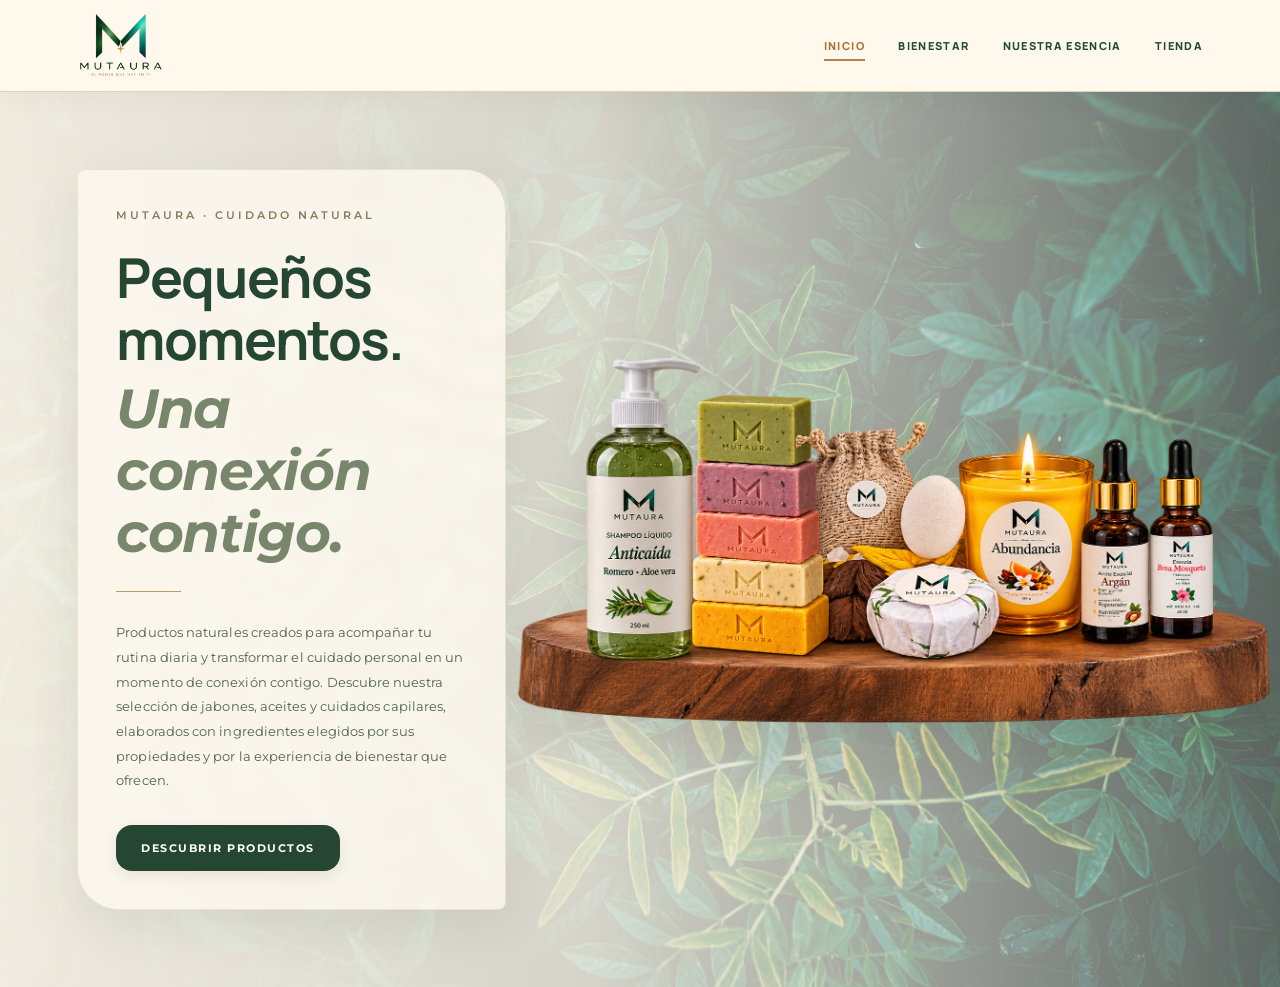
<file: index.html>
<!DOCTYPE html>
<html lang="es">
<head>
    <meta charset="UTF-8">
    <meta name="viewport" content="width=device-width, initial-scale=1.0">
    <meta name="description" content="MUTAURA: productos naturales para conectar contigo a través del cuidado personal.">
    <title>MUTAURA | Pequeños momentos, una conexión contigo</title>

    <link rel="stylesheet" href="css/styles.css">
</head>
<body class="home-page">

    <!-- ENCABEZADO -->
    <header class="main-header">

        <a href="index.html" class="brand">
            <img src="assets/logo.png" alt="MUTAURA" class="brand-logo">
        </a>

        <nav class="main-nav">
            <a href="index.html" class="active">Inicio</a>
            <a href="bienestar.html">Bienestar</a>
            <a href="nosotros.html">Nuestra esencia</a>
            <a href="tienda.html">Tienda</a>
        </nav>

    </header>

    <!-- PORTADA PRINCIPAL -->
    <main>

        <section class="hero">

            <div class="hero-content">

                <p class="hero-eyebrow">
                    MUTAURA · CUIDADO NATURAL
                </p>

                <h1>
                    Pequeños momentos.
                    <span>Una conexión contigo.</span>
                </h1>

                <div class="hero-divider"></div>

                <p class="hero-description">
                    Productos naturales creados para acompañar tu rutina
                    diaria y transformar el cuidado personal en un momento
                    de conexión contigo. Descubre nuestra selección de
                    jabones, aceites y cuidados capilares, elaborados con
                    ingredientes elegidos por sus propiedades y por la
                    experiencia de bienestar que ofrecen.
                </p>

                <a href="tienda.html" class="hero-button">
                    DESCUBRIR PRODUCTOS
                </a>

            </div>

            <div class="hero-image">
                <!-- Aquí irá la fotografía principal de MUTAURA -->
                <img src="assets/hero-mutaura.png"
                     alt="Productos naturales MUTAURA">
            </div>

        </section>

    </main>

    <script src="js/products.js"></script>
    <script src="js/app.js"></script>

    <script src="js/effects.js"></script>
</body>
</html>
</file>
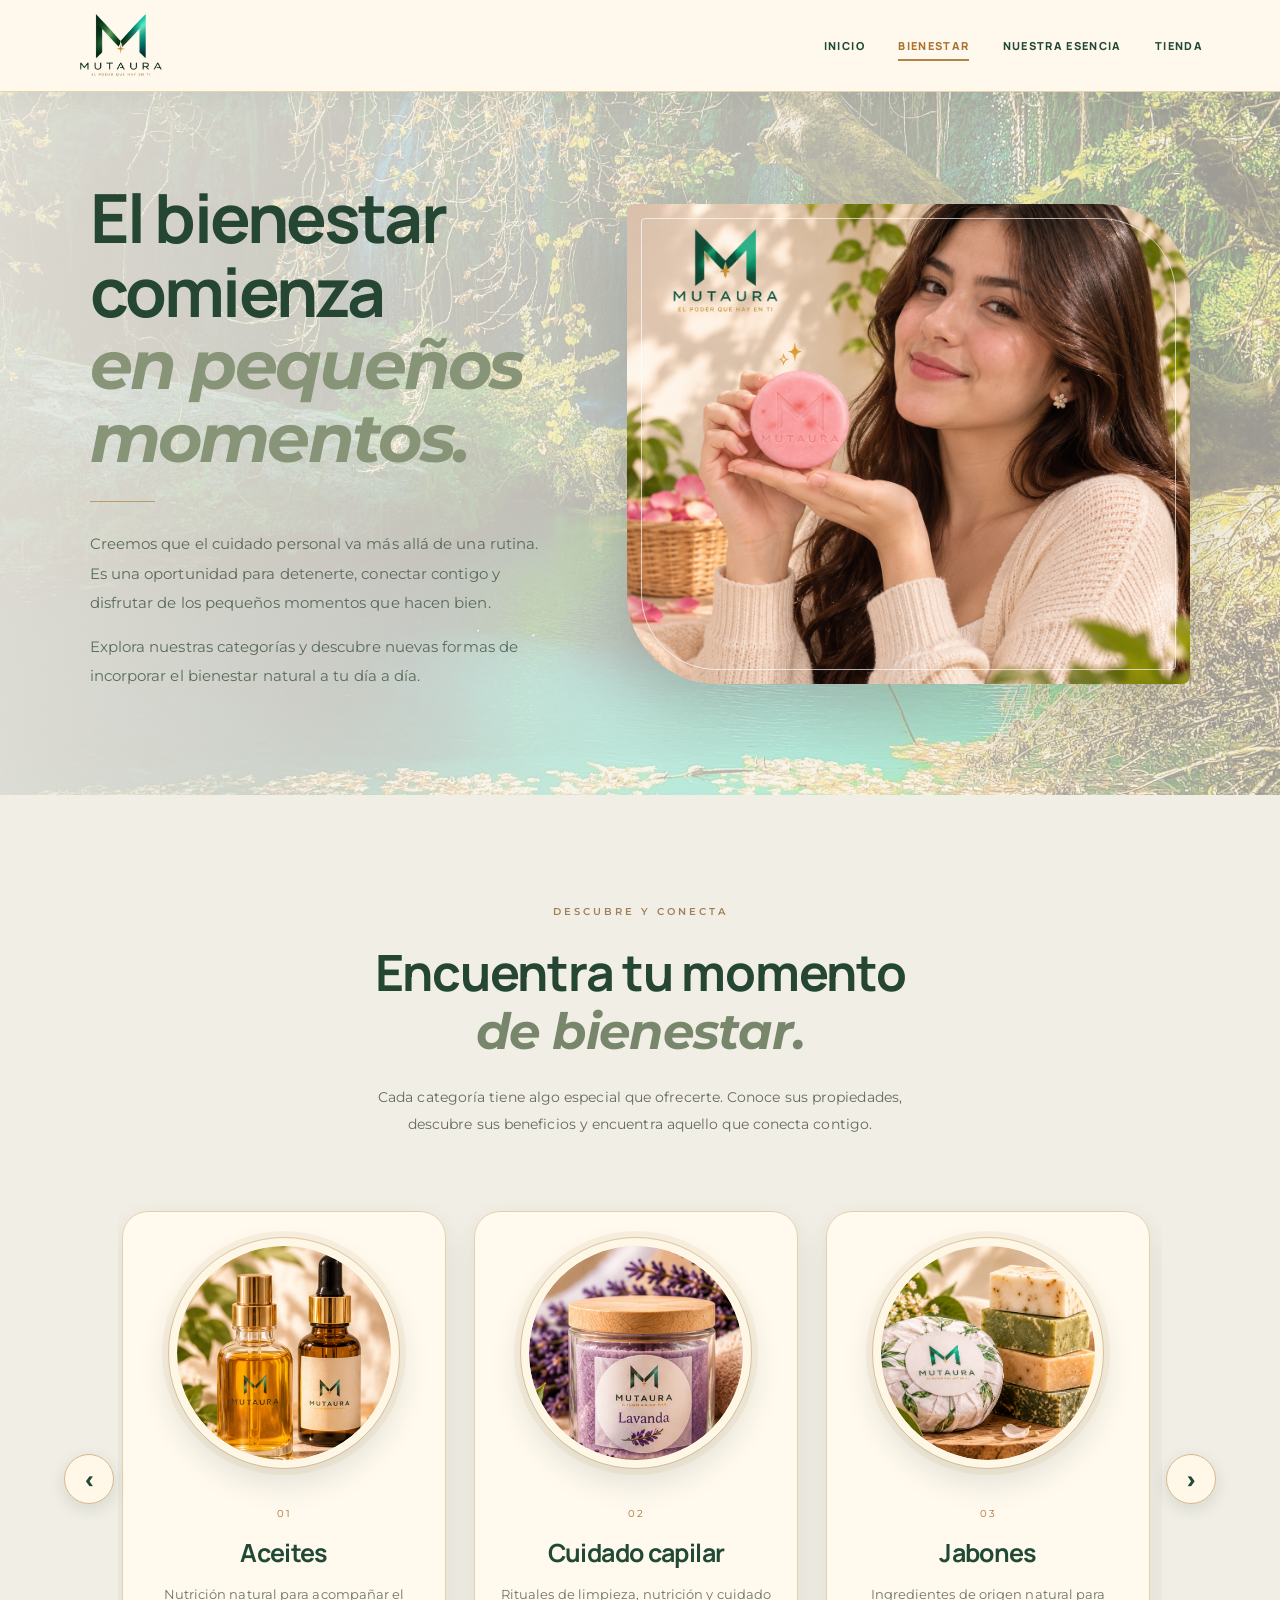
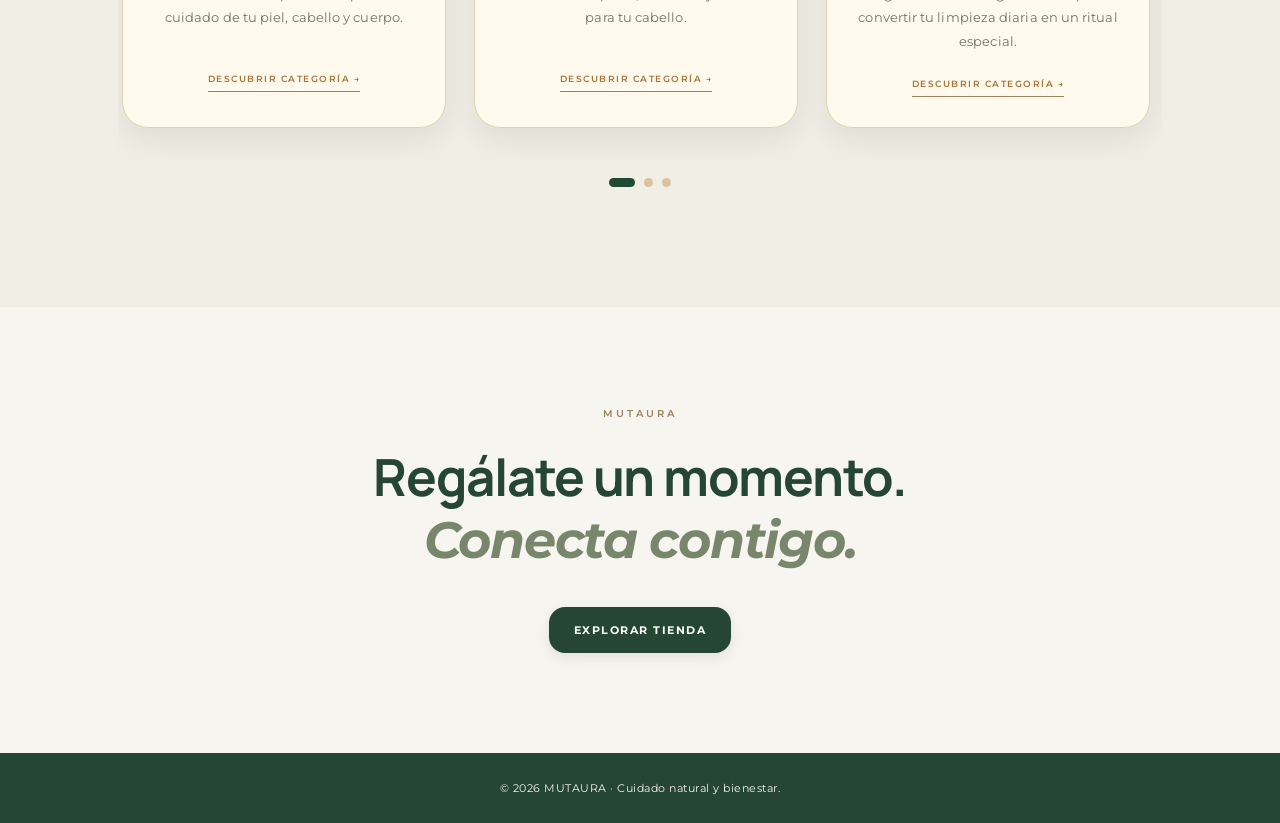
<file: bienestar.html>
<!DOCTYPE html>
<html lang="es">
<head>
    <meta charset="UTF-8">
    <meta name="viewport" content="width=device-width, initial-scale=1.0">

    <meta name="description" content="Descubre el universo de bienestar de MUTAURA. Explora nuestras categorías de cuidado natural y conecta con tus rituales diarios.">

    <title>Bienestar | MUTAURA</title>

    <link rel="stylesheet" href="css/styles.css">
</head>

<body>

    <!-- ENCABEZADO -->
    <header class="main-header">

        <a href="index.html" class="brand">
            <img src="assets/logo.png" alt="MUTAURA" class="brand-logo">
        </a>

        <nav class="main-nav">
            <a href="index.html">Inicio</a>
            <a href="bienestar.html" class="active">Bienestar</a>
            <a href="nosotros.html">Nuestra esencia</a>
            <a href="tienda.html">Tienda</a>
        </nav>

    </header>


    <!-- PRESENTACIÓN DE BIENESTAR -->
    <main>

        <section class="wellness-hero">

            <div class="wellness-hero-content">

                <h1>
                    El bienestar comienza
                    <span>en pequeños momentos.</span>
                </h1>

                <div class="hero-divider"></div>

                <p>
                    Creemos que el cuidado personal va más allá de una rutina.
                    Es una oportunidad para detenerte, conectar contigo y
                    disfrutar de los pequeños momentos que hacen bien.
                </p>

                <p>
                    Explora nuestras categorías y descubre nuevas formas
                    de incorporar el bienestar natural a tu día a día.
                </p>

            </div>

            <div class="wellness-hero-image">
                <img
                    src="assets/bienestar-banner.png"
                    alt="Un espacio natural de bienestar y cuidado personal"
                >
            </div>

        </section>


        <!-- CATEGORÍAS -->
        <section class="wellness-categories">

            <div class="categories-heading">

                <p class="section-eyebrow">
                    DESCUBRE Y CONECTA
                </p>

                <h2>
                    Encuentra tu momento
                    <span>de bienestar.</span>
                </h2>

                <p>
                    Cada categoría tiene algo especial que ofrecerte.
                    Conoce sus propiedades, descubre sus beneficios
                    y encuentra aquello que conecta contigo.
                </p>

            </div>


            <div class="wellness-carousel">
                <button class="wellness-arrow prev" type="button" aria-label="Ver categorías anteriores">‹</button>
                <div class="wellness-grid wellness-track" id="wellnessTrack">

                <!-- ACEITES -->
                <a href="categoria.html?cat=Aceites" class="wellness-card">

                    <div class="wellness-card-image">
                        <img src="assets/categoria-aceites.png" alt="Aceites naturales">
                    </div>

                    <div class="wellness-card-content">
                        <span class="card-number">01</span>
                        <h3>Aceites</h3>
                        <p>
                            Nutrición natural para acompañar el cuidado
                            de tu piel, cabello y cuerpo.
                        </p>
                        <span class="card-link">DESCUBRIR CATEGORÍA →</span>
                    </div>

                </a>


                <!-- CUIDADO CAPILAR -->
                <a href="categoria.html?cat=Cuidado%20capilar" class="wellness-card">

                    <div class="wellness-card-image">
                        <img src="assets/categoria-capilar.png" alt="Cuidado capilar natural">
                    </div>

                    <div class="wellness-card-content">
                        <span class="card-number">02</span>
                        <h3>Cuidado capilar</h3>
                        <p>
                            Rituales de limpieza, nutrición y cuidado
                            para tu cabello.
                        </p>
                        <span class="card-link">DESCUBRIR CATEGORÍA →</span>
                    </div>

                </a>


                <!-- JABONES -->
                <a href="categoria.html?cat=Jabones" class="wellness-card">

                    <div class="wellness-card-image">
                        <img src="assets/categoria-jabones.png" alt="Jabones naturales">
                    </div>

                    <div class="wellness-card-content">
                        <span class="card-number">03</span>
                        <h3>Jabones</h3>
                        <p>
                            Ingredientes de origen natural para convertir
                            tu limpieza diaria en un ritual especial.
                        </p>
                        <span class="card-link">DESCUBRIR CATEGORÍA →</span>
                    </div>

                </a>


                <!-- VELAS AROMÁTICAS -->
                <a href="categoria.html?cat=Velas%20arom%C3%A1ticas" class="wellness-card">

                    <div class="wellness-card-image">
                        <img src="assets/categoria-velas.png" alt="Velas aromáticas">
                    </div>

                    <div class="wellness-card-content">
                        <span class="card-number">04</span>
                        <h3>Velas aromáticas</h3>
                        <p>
                            Pequeños rituales de luz e intención
                            para crear ambientes especiales.
                        </p>
                        <span class="card-link">DESCUBRIR CATEGORÍA →</span>
                    </div>

                </a>


                <!-- RITUALES DE BIENESTAR -->
                <a href="categoria.html?cat=Rituales%20de%20bienestar" class="wellness-card">

                    <div class="wellness-card-image">
                        <img src="assets/categoria-rituales.png" alt="Rituales de bienestar">
                    </div>

                    <div class="wellness-card-content">
                        <span class="card-number">05</span>
                        <h3>Rituales de bienestar</h3>
                        <p>
                            Dedica un momento a ti y transforma
                            tus pausas en experiencias de conexión.
                        </p>
                        <span class="card-link">DESCUBRIR CATEGORÍA →</span>
                    </div>

                </a>


                <!-- AROMAS -->
                <a href="categoria.html?cat=Aromas" class="wellness-card">

                    <div class="wellness-card-image">
                        <img src="assets/categoria-aromas.png" alt="Aromas naturales">
                    </div>

                    <div class="wellness-card-content">
                        <span class="card-number">06</span>
                        <h3>Aromas</h3>
                        <p>
                            Fragancias que acompañan tus espacios
                            y despiertan sensaciones especiales.
                        </p>
                        <span class="card-link">DESCUBRIR CATEGORÍA →</span>
                    </div>

                </a>


                <!-- ACCESORIOS -->
                <a href="categoria.html?cat=Accesorios" class="wellness-card">

                    <div class="wellness-card-image">
                        <img src="assets/categoria-accesorios.png" alt="Accesorios con intención">
                    </div>

                    <div class="wellness-card-content">
                        <span class="card-number">07</span>
                        <h3>Accesorios</h3>
                        <p>
                            Piezas que unen detalles, significado
                            y expresión personal.
                        </p>
                        <span class="card-link">DESCUBRIR CATEGORÍA →</span>
                    </div>

                </a>

                </div>
                <button class="wellness-arrow next" type="button" aria-label="Ver más categorías">›</button>
                <div class="wellness-carousel-dots" id="wellnessCarouselDots" aria-label="Paginación del carrusel"></div>
            </div>

        </section>


        <!-- CIERRE -->
        <section class="wellness-closing">

            <p class="section-eyebrow">
                MUTAURA
            </p>

            <h2>
                Regálate un momento.
                <span>Conecta contigo.</span>
            </h2>

            <a href="tienda.html" class="hero-button">
                EXPLORAR TIENDA
            </a>

        </section>

    </main>


    <!-- PIE DE PÁGINA -->
    <footer class="main-footer">
        <p>© 2026 MUTAURA · Cuidado natural y bienestar.</p>
    </footer>


    <script>
    document.addEventListener("DOMContentLoaded", () => {
      const track = document.getElementById("wellnessTrack");
      const dotsBox = document.getElementById("wellnessCarouselDots");
      if (!track || !dotsBox) return;

      const cards = [...track.querySelectorAll(".wellness-card")];
      const prev = document.querySelector(".wellness-arrow.prev");
      const next = document.querySelector(".wellness-arrow.next");
      if (!cards.length || !prev || !next) return;

      const perView = () => {
        if (window.matchMedia("(max-width: 650px)").matches) return 1;
        if (window.matchMedia("(max-width: 950px)").matches) return 2;
        return 3;
      };

      const pageCount = () => Math.max(1, Math.ceil(cards.length / perView()));
      const offsetForCard = (index) => cards[index].offsetLeft - cards[0].offsetLeft;
      let page = 0;
      let resizeTimer;
      let scrollTimer;
      let autoCarousel;

      function updateDots() {
        [...dotsBox.children].forEach((dot, i) => {
          dot.classList.toggle("active", i === page);
          dot.setAttribute("aria-current", i === page ? "true" : "false");
        });
      }

      function buildDots() {
        const oldPage = page;
        dotsBox.innerHTML = "";
        for (let i = 0; i < pageCount(); i++) {
          const dot = document.createElement("button");
          dot.type = "button";
          dot.setAttribute("aria-label", "Ir al grupo " + (i + 1));
          dot.addEventListener("click", () => goTo(i));
          dotsBox.appendChild(dot);
        }
        page = Math.min(oldPage, pageCount() - 1);
        goTo(page, false);
      }

      function goTo(index, smooth = true) {
        page = (index + pageCount()) % pageCount();
        const cardIndex = Math.min(page * perView(), cards.length - 1);
        track.scrollTo({
          left: offsetForCard(cardIndex),
          behavior: smooth ? "smooth" : "auto"
        });
        updateDots();
      }

      function syncPageFromScroll() {
        const currentLeft = track.scrollLeft;
        let nearestIndex = 0;
        let nearestDistance = Infinity;

        cards.forEach((card, index) => {
          const distance = Math.abs(offsetForCard(index) - currentLeft);
          if (distance < nearestDistance) {
            nearestDistance = distance;
            nearestIndex = index;
          }
        });

        page = Math.min(pageCount() - 1, Math.floor(nearestIndex / perView()));
        updateDots();
      }

      prev.addEventListener("click", () => goTo(page - 1));
      next.addEventListener("click", () => goTo(page + 1));

      track.addEventListener("scroll", () => {
        window.clearTimeout(scrollTimer);
        scrollTimer = window.setTimeout(syncPageFromScroll, 90);
      }, { passive: true });

      window.addEventListener("resize", () => {
        window.clearTimeout(resizeTimer);
        resizeTimer = window.setTimeout(buildDots, 160);
      });

      buildDots();

      // Se conserva el avance automático, pausándolo durante la interacción.
      const carousel = document.querySelector(".wellness-carousel");
      const pauseCarousel = () => window.clearInterval(autoCarousel);
      const resumeCarousel = () => {
        pauseCarousel();
        if (!window.matchMedia("(prefers-reduced-motion: reduce)").matches) {
          autoCarousel = window.setInterval(() => goTo(page + 1), 5200);
        }
      };

      carousel.addEventListener("mouseenter", pauseCarousel);
      carousel.addEventListener("mouseleave", resumeCarousel);
      carousel.addEventListener("focusin", pauseCarousel);
      carousel.addEventListener("focusout", resumeCarousel);
      track.addEventListener("touchstart", pauseCarousel, { passive: true });
      track.addEventListener("touchend", resumeCarousel, { passive: true });
      track.addEventListener("pointerdown", pauseCarousel, { passive: true });
      resumeCarousel();
    });
    </script>
    <script src="js/products.js"></script>
    <script src="js/app.js"></script>

    <script src="js/visual-upgrades.js"></script>
    <script src="js/effects.js"></script>
</body>
</html>
</file>
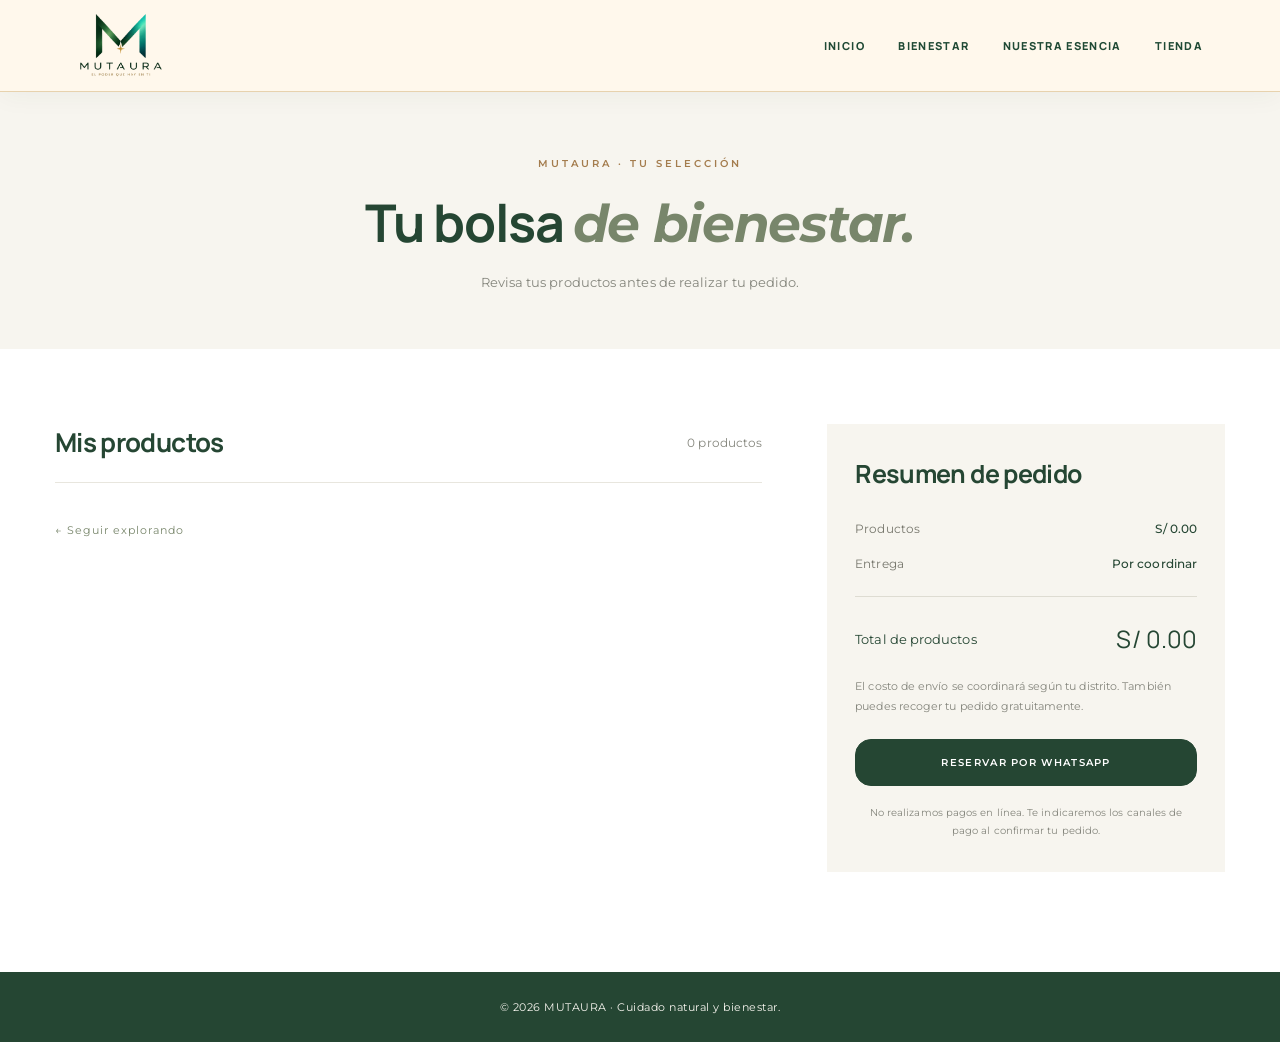
<file: bolsa.html>
<!DOCTYPE html>
<html lang="es">
<head>
    <meta charset="UTF-8">
    <meta name="viewport" content="width=device-width, initial-scale=1.0">
    <title>Mi bolsa | MUTAURA</title>
    <link rel="stylesheet" href="css/styles.css">
</head>

<body>

    <!-- ENCABEZADO -->
    <header class="main-header">

        <a href="index.html" class="brand">
            <img src="assets/logo.png" alt="MUTAURA" class="brand-logo">
        </a>

        <nav class="main-nav">
            <a href="index.html">Inicio</a>
            <a href="bienestar.html">Bienestar</a>
            <a href="nosotros.html">Nuestra esencia</a>
            <a href="tienda.html">Tienda</a>
        </nav>

    </header>


    <!-- CONTENIDO PRINCIPAL -->
    <main class="bag-page">

        <section class="bag-heading">
            <p class="section-eyebrow">MUTAURA · TU SELECCIÓN</p>
            <h1>Tu bolsa <span>de bienestar.</span></h1>
            <p>Revisa tus productos antes de realizar tu pedido.</p>
        </section>


        <section class="bag-content">

            <!-- PRODUCTOS -->
            <div class="bag-products-section">

                <div class="bag-section-heading">
                    <h2>Mis productos</h2>
                    <span id="bagItemsCount">0 productos</span>
                </div>

                <div id="bagProducts"></div>

                <div class="bag-empty" id="bagEmpty" hidden>
                    <h2>Tu bolsa está esperando.</h2>
                    <p>Aún no has agregado productos a tu selección.</p>
                    <a href="tienda.html" class="hero-button">
                        EXPLORAR TIENDA
                    </a>
                </div>

                <a href="tienda.html" class="bag-continue">
                    ← Seguir explorando
                </a>

            </div>


            <!-- RESUMEN -->
            <aside class="bag-summary" id="bagSummary">

                <h2>Resumen de pedido</h2>

                <div class="bag-summary-line">
                    <span>Productos</span>
                    <strong id="bagSubtotal">S/ 0.00</strong>
                </div>

                <div class="bag-summary-line">
                    <span>Entrega</span>
                    <strong>Por coordinar</strong>
                </div>

                <div class="bag-summary-divider"></div>

                <div class="bag-summary-total">
                    <span>Total de productos</span>
                    <strong id="bagTotal">S/ 0.00</strong>
                </div>

                <p class="bag-delivery-note">
                    El costo de envío se coordinará según tu distrito.
                    También puedes recoger tu pedido gratuitamente.
                </p>

                <button type="button" id="checkoutWhatsApp" class="bag-checkout">
                    RESERVAR POR WHATSAPP
                </button>

                <p class="bag-summary-note">
                    No realizamos pagos en línea. Te indicaremos los canales
                    de pago al confirmar tu pedido.
                </p>

            </aside>

        </section>

    </main>


    <!-- PIE DE PÁGINA -->
    <footer class="main-footer">
        <p>© 2026 MUTAURA · Cuidado natural y bienestar.</p>
    </footer>


    <script src="js/bolsa.js"></script>

    <script src="js/effects.js"></script>
</body>
</html>
</file>
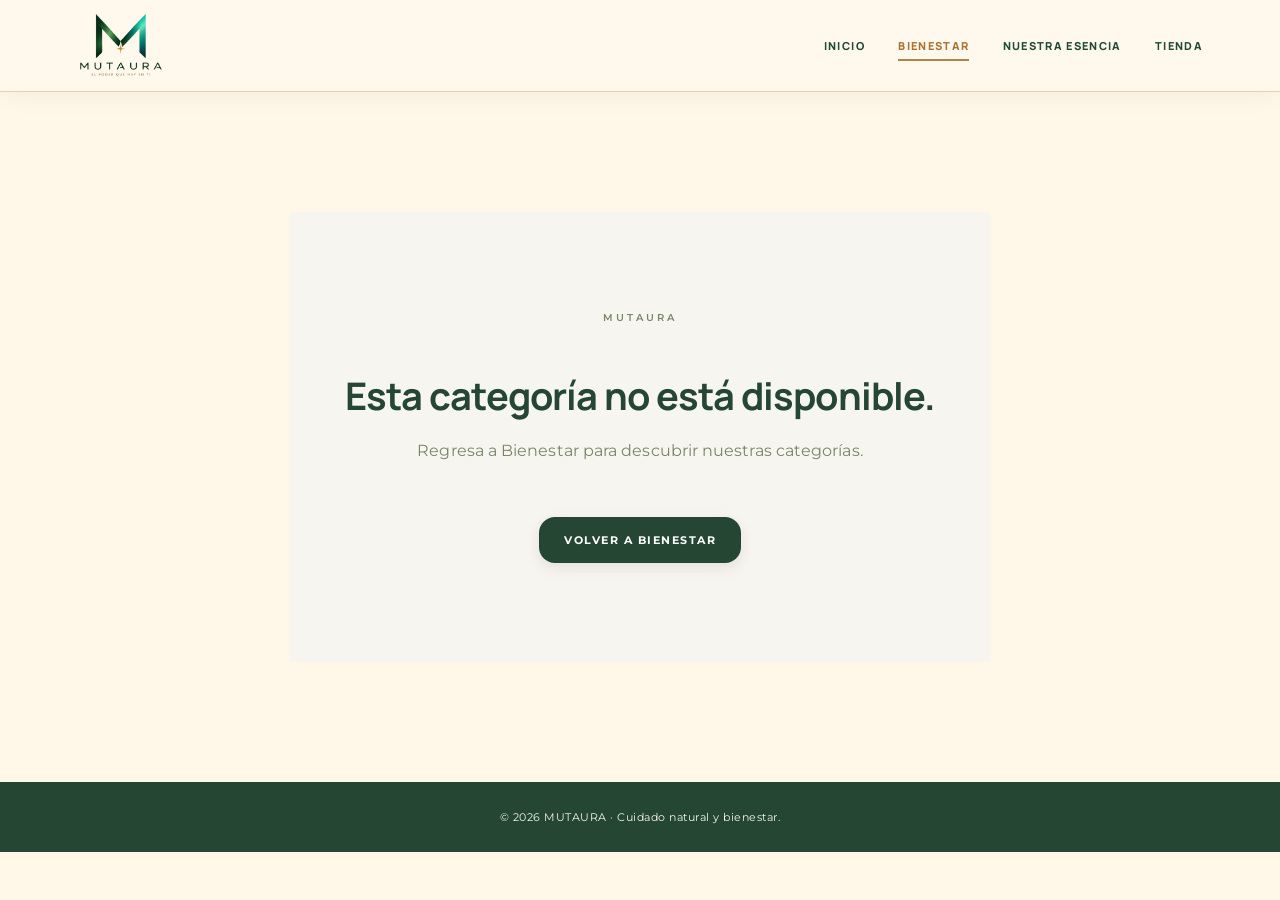
<file: categoria.html>
<!DOCTYPE html>
<html lang="es">
<head>
    <meta charset="UTF-8">
    <meta name="viewport" content="width=device-width, initial-scale=1.0">

    <meta name="description" content="Conoce las categorías de bienestar natural de MUTAURA y descubre cómo incorporar pequeños rituales a tu rutina.">

    <title>Categoría | MUTAURA</title>

    <link rel="stylesheet" href="css/styles.css">
</head>

<body>

    <!-- ENCABEZADO -->
    <header class="main-header">

        <a href="index.html" class="brand">
            <img src="assets/logo.png" alt="MUTAURA" class="brand-logo">
        </a>

        <nav class="main-nav">
            <a href="index.html">Inicio</a>
            <a href="bienestar.html" class="active">Bienestar</a>
            <a href="nosotros.html">Nuestra esencia</a>
            <a href="tienda.html">Tienda</a>
        </nav>

    </header>


    <main id="categoryPage">

        <!-- REGRESAR -->
        <div class="category-back">
            <a href="bienestar.html">← VOLVER A BIENESTAR</a>
        </div>


        <!-- PRESENTACIÓN -->
        <section class="category-hero">

            <div class="category-hero-content">

                <p class="section-eyebrow" id="categoryEyebrow">
                    EL UNIVERSO MUTAURA
                </p>

                <h1 id="categoryTitle">
                    Descubre tu momento de bienestar.
                </h1>

                <div class="hero-divider"></div>

                <p id="categoryIntro">
                    Explora nuestra selección de productos naturales
                    y encuentra nuevas formas de conectar contigo.
                </p>

            </div>

            <div class="category-hero-image">
                <img id="categoryImage"
                     src="assets/bienestar-banner.png"
                     alt="Bienestar natural MUTAURA">
            </div>

        </section>


        <!-- CONTENIDO INFORMATIVO -->
        <section class="category-information">

            <div class="categories-heading">

                <p class="section-eyebrow">
                    CONOCE Y DESCUBRE
                </p>

                <h2>
                    Un poco más sobre
                    <span id="categorySubtitle">esta categoría.</span>
                </h2>

            </div>


            <div class="category-info-grid">

                <article class="category-info-card">
                    <span class="card-number">01</span>
                    <h3>¿Qué son y para qué sirven?</h3>
                    <p id="categoryWhat"></p>
                </article>

                <article class="category-info-card">
                    <span class="card-number">02</span>
                    <h3>Beneficios del cuidado con ingredientes naturales</h3>
                    <p id="categoryBenefits"></p>
                </article>

                <article class="category-info-card">
                    <span class="card-number">03</span>
                    <h3>Cómo incorporarlos a tu rutina</h3>
                    <p id="categoryRoutine"></p>
                </article>

                <article class="category-info-card">
                    <span class="card-number">04</span>
                    <h3>Tipos de productos disponibles</h3>
                    <ul id="categoryTypes"></ul>
                </article>

                <article class="category-info-card">
                    <span class="card-number">05</span>
                    <h3>Ingredientes destacados</h3>
                    <ul id="categoryIngredients"></ul>
                </article>

                <article class="category-info-card">
                    <span class="card-number">06</span>
                    <h3>Recomendaciones de uso</h3>
                    <p id="categoryRecommendations"></p>
                </article>

            </div>

        </section>


        <!-- PRODUCTOS DE LA CATEGORÍA -->
        <section class="category-products">

            <div class="categories-heading">

                <p class="section-eyebrow">
                    DESCUBRE NUESTRA SELECCIÓN
                </p>

                <h2>
                    Productos para
                    <span>acompañarte.</span>
                </h2>

                <p id="productsIntro">
                    Conoce los productos que forman parte de esta categoría.
                </p>

            </div>

            <div class="category-product-grid" id="categoryProducts">

                <!-- Los productos se cargarán automáticamente -->

            </div>

        </section>


        <!-- CIERRE -->
        <section class="wellness-closing">

            <p class="section-eyebrow">MUTAURA</p>

            <h2>
                Regálate un momento.
                <span>Conecta contigo.</span>
            </h2>

            <a href="bienestar.html" class="hero-button">
                EXPLORAR CATEGORÍAS
            </a>

        </section>

    </main>


    <!-- PIE DE PÁGINA -->
    <footer class="main-footer">
        <p>© 2026 MUTAURA · Cuidado natural y bienestar.</p>
    </footer>


    <script src="js/products.js"></script>
    <script src="js/categoria.js"></script>

    <script src="js/effects.js"></script>
</body>
</html>
</file>
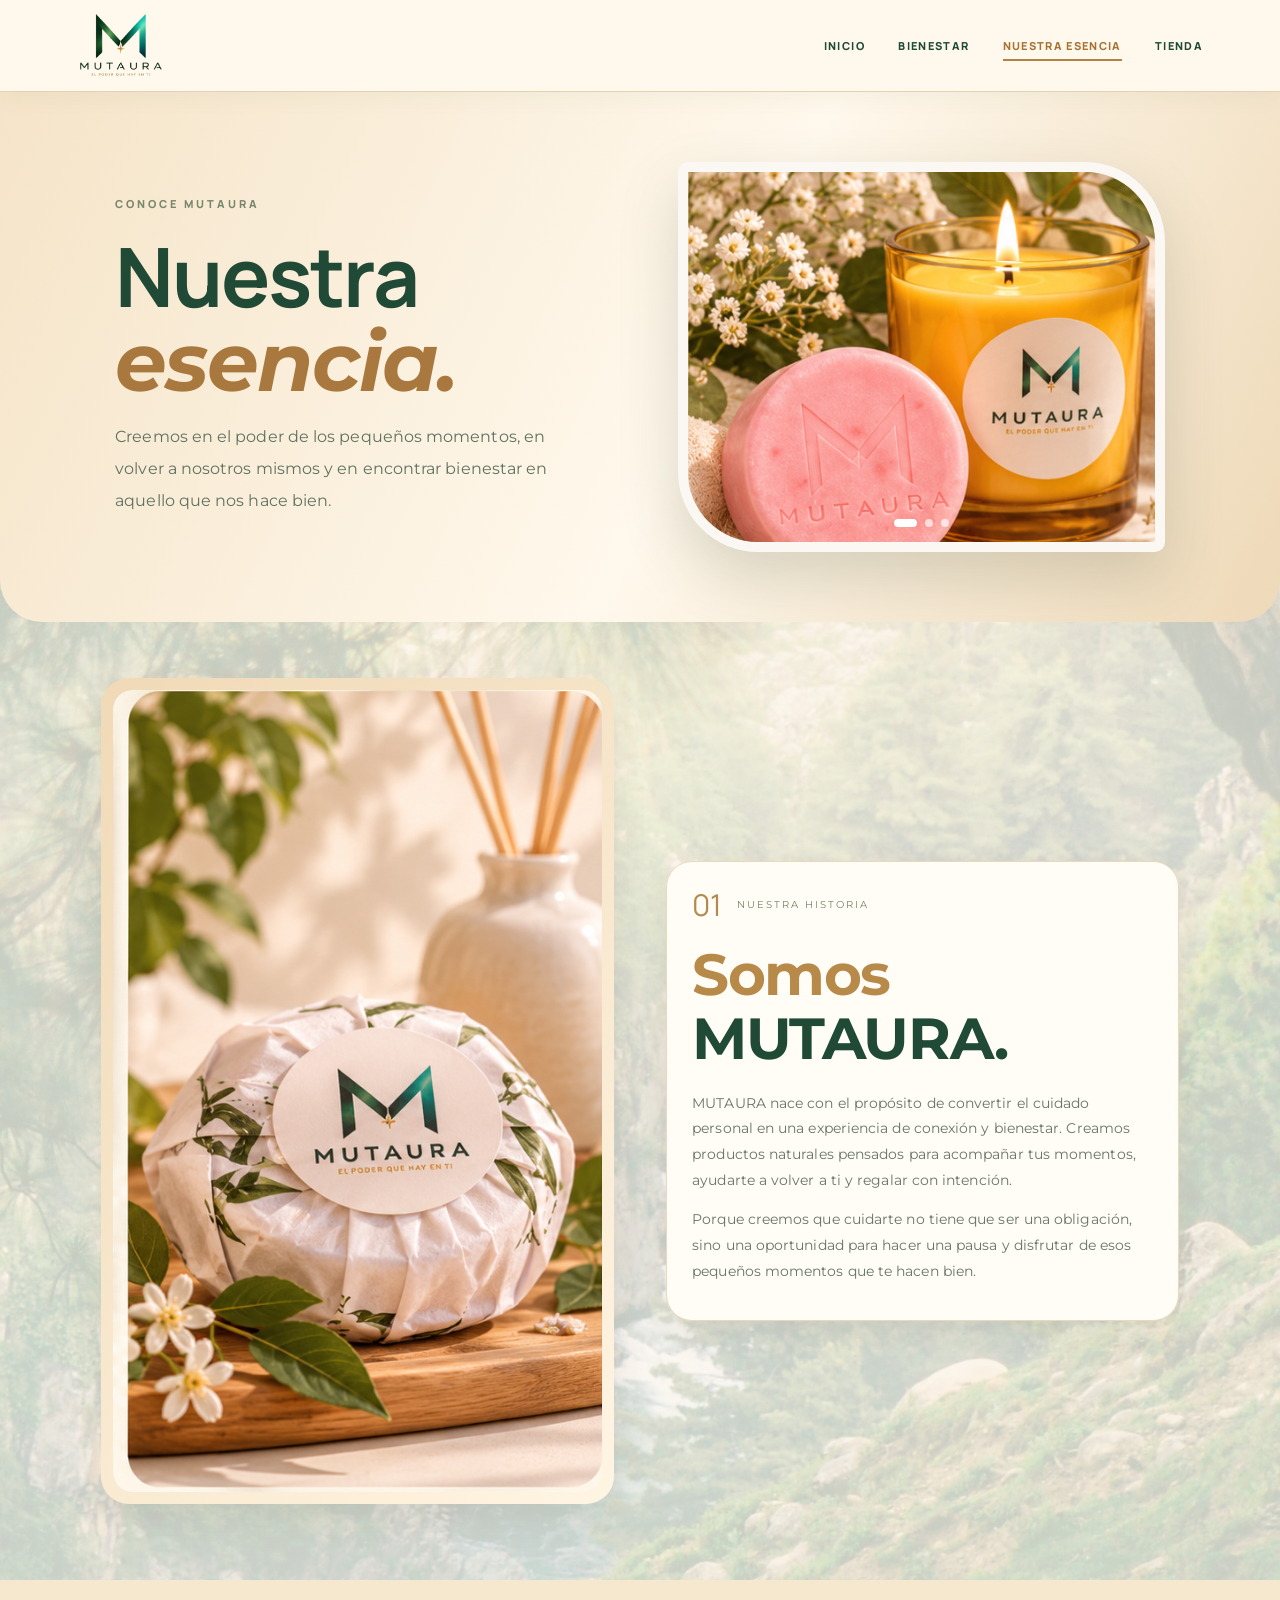
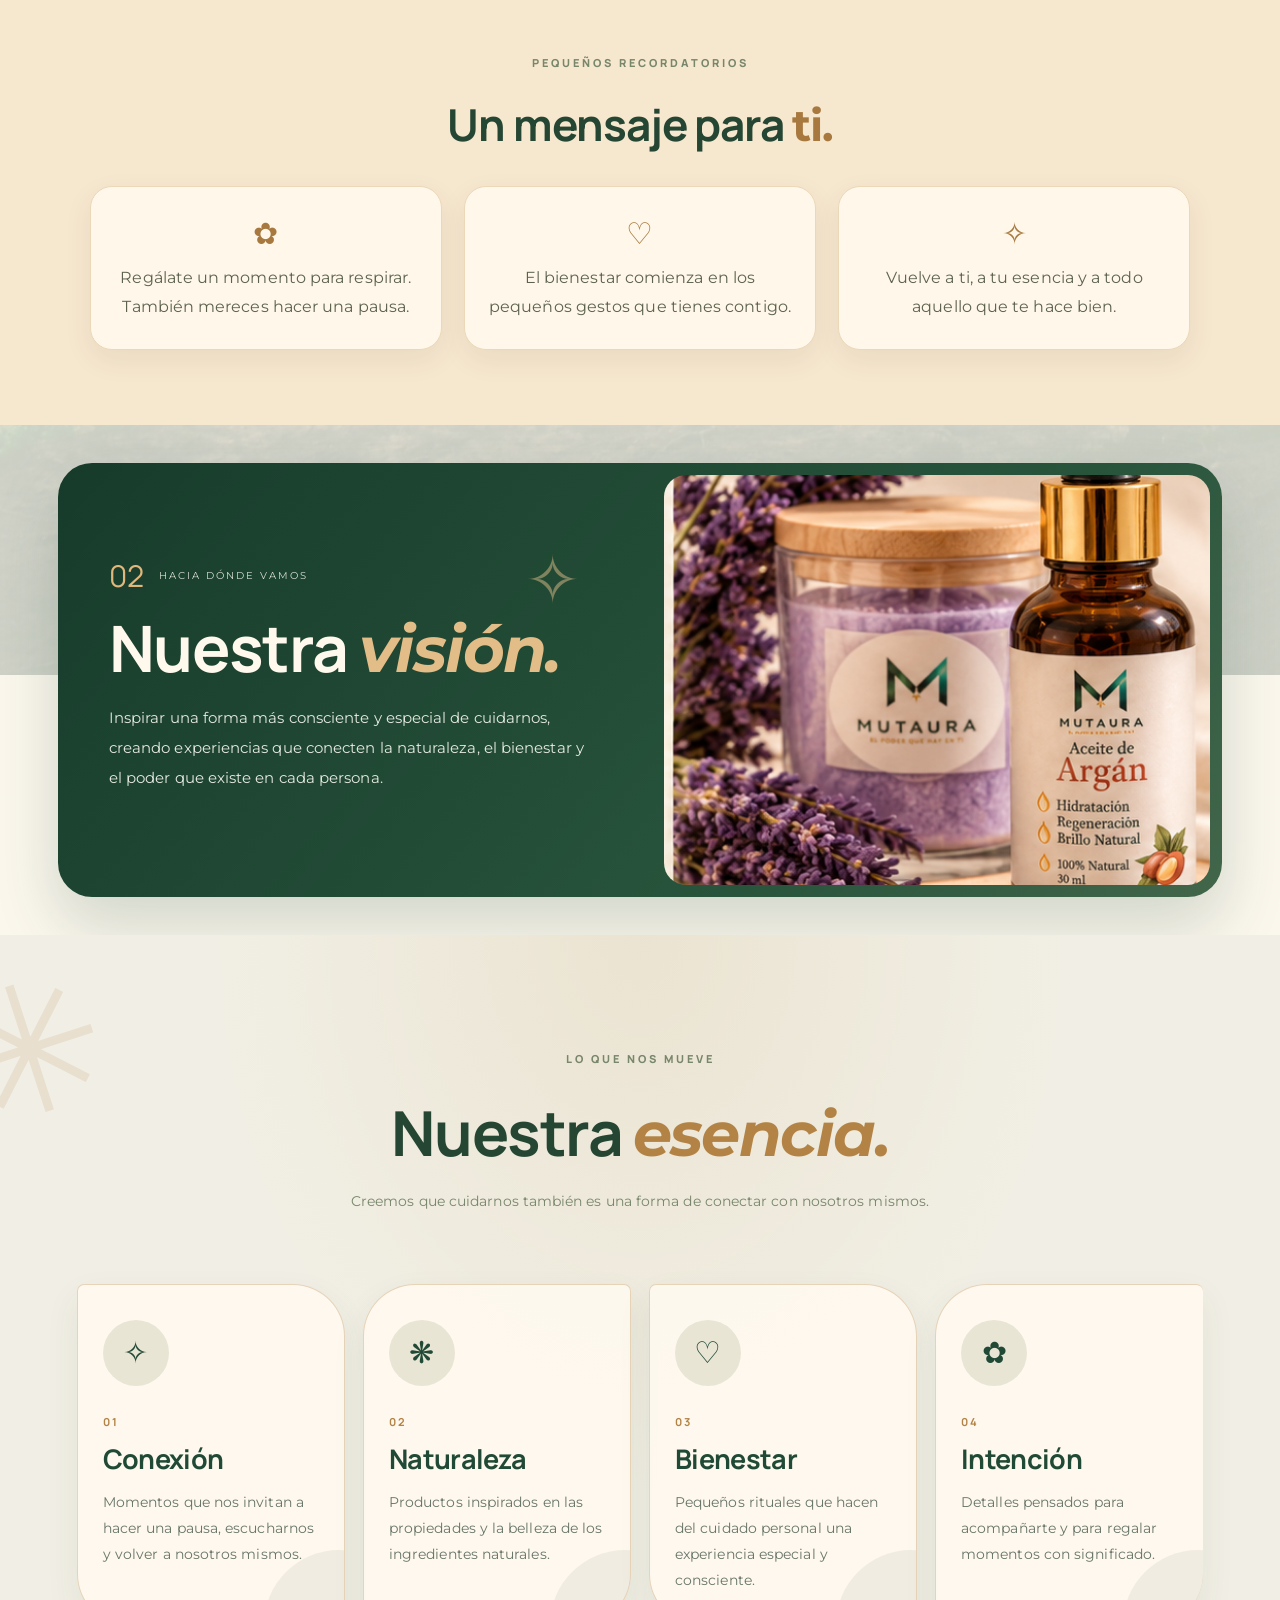
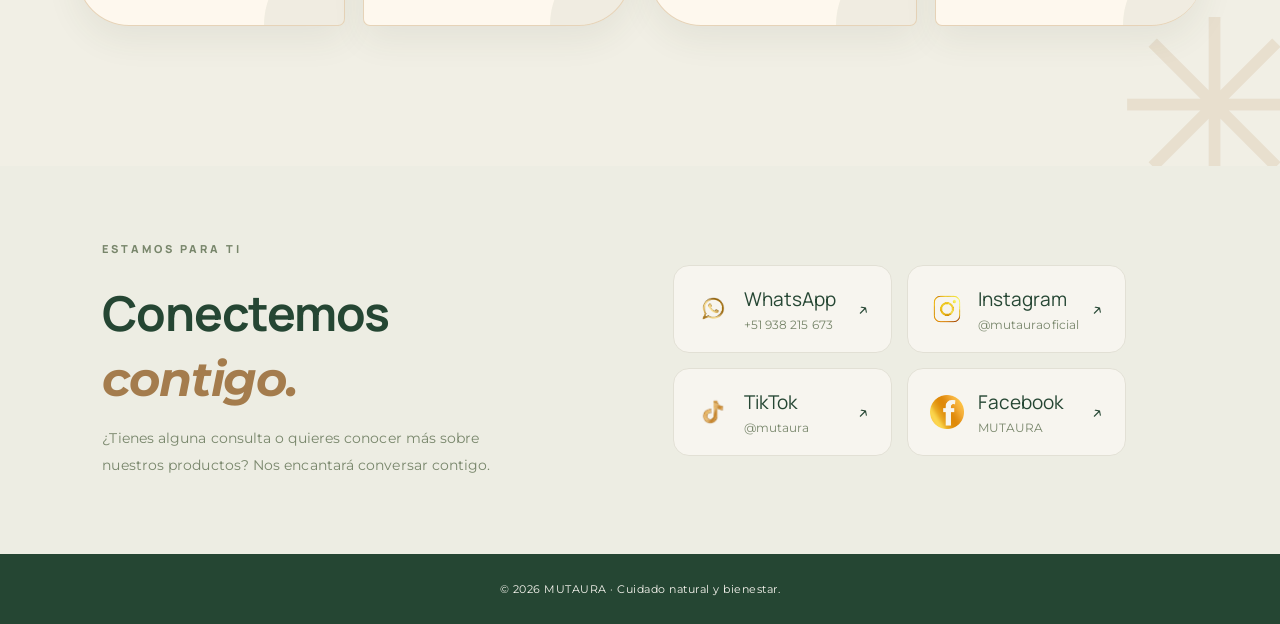
<file: nosotros.html>
<!DOCTYPE html>
<html lang="es">
<head>
    <meta charset="UTF-8">
    <meta name="viewport" content="width=device-width, initial-scale=1.0">
    <title>Nuestra esencia | MUTAURA</title>
    <link rel="stylesheet" href="css/styles.css">
</head>
<body>

    <!-- ENCABEZADO -->
    <header class="main-header">
        <a href="index.html" class="brand">
            <img src="assets/logo.png" alt="MUTAURA" class="brand-logo">
        </a>

        <nav class="main-nav">
            <a href="index.html">Inicio</a>
            <a href="bienestar.html">Bienestar</a>
            <a href="nosotros.html" class="active">Nuestra esencia</a>
            <a href="tienda.html">Tienda</a>
        </nav>
    </header>


    <main class="essence-page">

        <!-- BANNER -->
        <section class="essence-hero">
            <div class="essence-hero-content">
                <p class="section-eyebrow">CONOCE MUTAURA</p>

                <h1>Nuestra <span>esencia.</span></h1>

                <p>
                    Creemos en el poder de los pequeños momentos,
                    en volver a nosotros mismos y en encontrar bienestar
                    en aquello que nos hace bien.
                </p>
            </div>

         <div class="essence-hero-decoration essence-slideshow" aria-label="Galería MUTAURA">
             <img class="slide active" src="assets/esencia.png" alt="Un momento de conexión y bienestar MUTAURA">
             <img class="slide" src="assets/quienes-somos.png" alt="La esencia natural de MUTAURA">
             <img class="slide" src="assets/vision.png" alt="Naturaleza y crecimiento">
             <div class="slide-dots" aria-hidden="true"><span class="active"></span><span></span><span></span></div>
         </div> 
        </section>


        <!-- SOMOS MUTAURA -->
        <section class="essence-split essence-story">

            <div class="essence-split-image">
                <img
                    src="assets/quienes-somos.png"
                    alt="La esencia natural de MUTAURA"
                >
            </div>

            <div class="essence-split-content">
                <div class="essence-number">
                    <span>01</span>
                    <p>NUESTRA HISTORIA</p>
                </div>

                <h2><span class="essence-somos">Somos</span> <span>MUTAURA.</span></h2>

                <p>
                    MUTAURA nace con el propósito de convertir el cuidado
                    personal en una experiencia de conexión y bienestar.
                    Creamos productos naturales pensados para acompañar
                    tus momentos, ayudarte a volver a ti y regalar con intención.
                </p>

                <p>
                    Porque creemos que cuidarte no tiene que ser una obligación,
                    sino una oportunidad para hacer una pausa y disfrutar
                    de esos pequeños momentos que te hacen bien.
                </p>
            </div>

        </section>


        <!-- MENSAJES MUTAURA -->
        <section class="mutaura-notes">
            <p class="section-eyebrow">PEQUEÑOS RECORDATORIOS</p>
            <h2>Un mensaje para <span>ti.</span></h2>
            <div class="mutaura-notes-grid">
                <article class="mutaura-note"><span>✿</span><p>Regálate un momento para respirar. También mereces hacer una pausa.</p></article>
                <article class="mutaura-note"><span>♡</span><p>El bienestar comienza en los pequeños gestos que tienes contigo.</p></article>
                <article class="mutaura-note"><span>✧</span><p>Vuelve a ti, a tu esencia y a todo aquello que te hace bien.</p></article>
            </div>
        </section>

        <!-- NUESTRA VISIÓN -->
        <section class="essence-split essence-vision">

            <div class="essence-split-content">
                <div class="essence-number">
                    <span>02</span>
                    <p>HACIA DÓNDE VAMOS</p>
                </div>

                <h2>Nuestra <span>visión.</span></h2>

                <p>
                    Inspirar una forma más consciente y especial de cuidarnos,
                    creando experiencias que conecten la naturaleza,
                    el bienestar y el poder que existe en cada persona.
                </p>
            </div>

            <div class="essence-split-image">
                <img
                    src="assets/vision.png"
                    alt="Naturaleza y crecimiento"
                >
            </div>

        </section>


        <!-- NUESTRA ESENCIA -->
        <section class="essence-values">

            <div class="essence-values-heading">
                <p class="section-eyebrow">LO QUE NOS MUEVE</p>

                <h2>Nuestra <span>esencia.</span></h2>

                <p>
                    Creemos que cuidarnos también es una forma de conectar
                    con nosotros mismos.
                </p>
            </div>

            <div class="essence-values-grid">

                <article class="essence-value">
                    <div class="essence-value-icon">✧</div>
                    <span>01</span>
                    <h3>Conexión</h3>
                    <p>
                        Momentos que nos invitan a hacer una pausa,
                        escucharnos y volver a nosotros mismos.
                    </p>
                </article>

                <article class="essence-value">
                    <div class="essence-value-icon">❋</div>
                    <span>02</span>
                    <h3>Naturaleza</h3>
                    <p>
                        Productos inspirados en las propiedades
                        y la belleza de los ingredientes naturales.
                    </p>
                </article>

                <article class="essence-value">
                    <div class="essence-value-icon">♡</div>
                    <span>03</span>
                    <h3>Bienestar</h3>
                    <p>
                        Pequeños rituales que hacen del cuidado personal
                        una experiencia especial y consciente.
                    </p>
                </article>

                <article class="essence-value">
                    <div class="essence-value-icon">✿</div>
                    <span>04</span>
                    <h3>Intención</h3>
                    <p>
                        Detalles pensados para acompañarte
                        y para regalar momentos con significado.
                    </p>
                </article>

            </div>

        </section>


        <!-- CONTACTO -->
        <section class="essence-contact">

            <div class="essence-contact-content">
                <p class="section-eyebrow">ESTAMOS PARA TI</p>

                <h2>Conectemos <span>contigo.</span></h2>

                <p>
                    ¿Tienes alguna consulta o quieres conocer más sobre nuestros
                    productos? Nos encantará conversar contigo.
                </p>
            </div>


            <!-- REDES SOCIALES: SE CONSERVA SU ESTILO -->
            <div class="essence-socials">

                <a href="https://wa.me/51938215673"
                   target="_blank"
                   rel="noopener noreferrer">

                    <img src="assets/whatsapp.png" alt="WhatsApp">
                    <span>WhatsApp</span>
                    <small>+51 938 215 673</small>
                    <b>↗</b>
                </a>

                <a href="https://www.instagram.com/mutauraoficial?bqrl=MXRtbTgwdDFueDJ5eA=="
                   target="_blank"
                   rel="noopener noreferrer">

                    <img src="assets/instagram.png" alt="Instagram">
                    <span>Instagram</span>
                    <small>@mutauraoficial</small>
                    <b>↗</b>
                </a>

                <a href="https://www.tiktok.com/@mutaura?_r=1&_t=ZS-9BXThLg9j9w"
                   target="_blank"
                   rel="noopener noreferrer">

                    <img src="assets/tiktok.png" alt="TikTok">
                    <span>TikTok</span>
                    <small>@mutaura</small>
                    <b>↗</b>
                </a>

                <a href="https://www.facebook.com/share/1AFku9C8kB/"
                   target="_blank"
                   rel="noopener noreferrer">

                    <img src="assets/facebook.png" alt="Facebook">
                    <span>Facebook</span>
                    <small>MUTAURA</small>
                    <b>↗</b>
                </a>

            </div>

        </section>

    </main>


    <!-- PIE DE PÁGINA -->
    <footer class="main-footer">
        <p>© 2026 MUTAURA · Cuidado natural y bienestar.</p>
    </footer>

    <script src="js/visual-upgrades.js"></script>
    <script src="js/effects.js"></script>
</body>
</html>
</file>
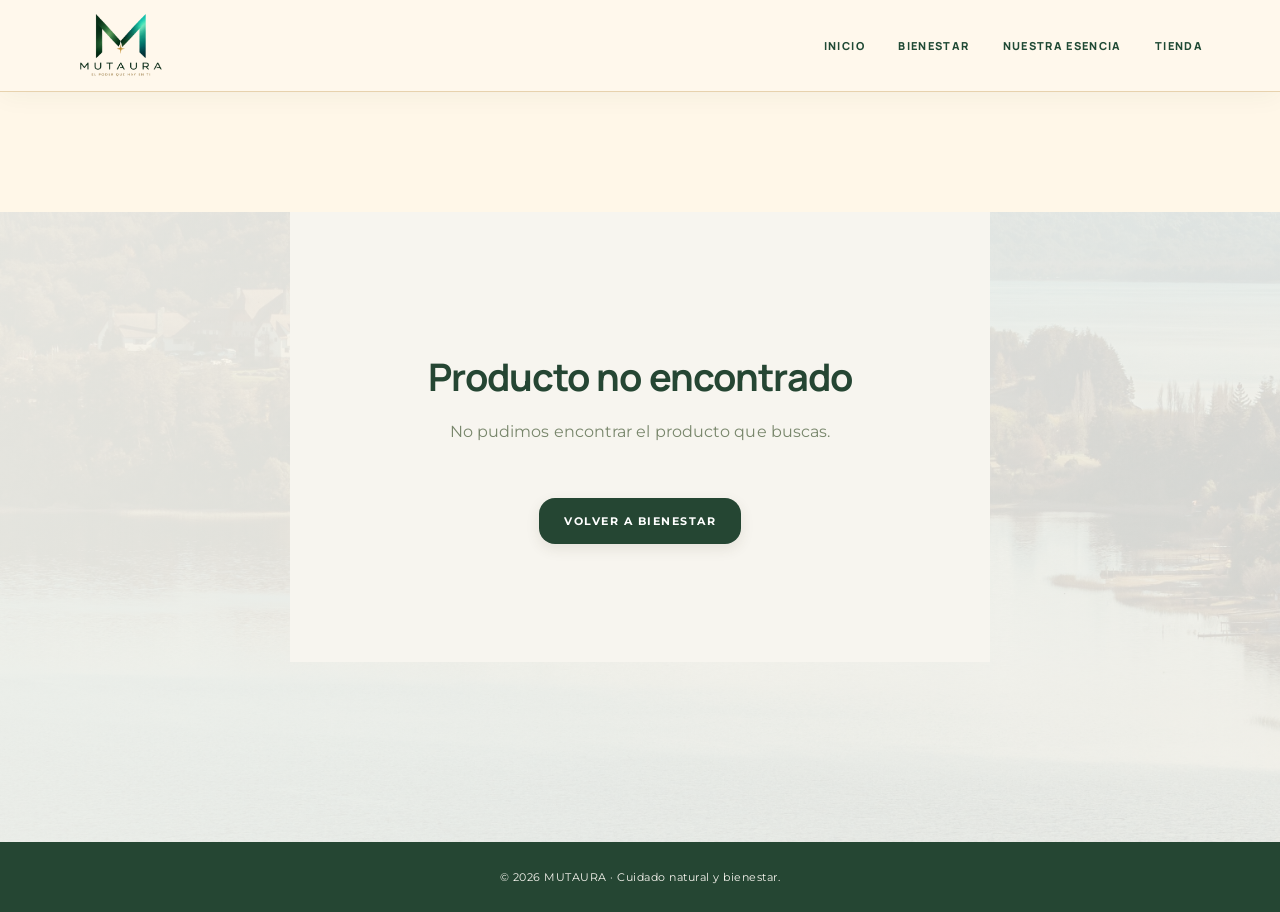
<file: producto.html>
<!DOCTYPE html>
<html lang="es">
<head>
    <meta charset="UTF-8">
    <meta name="viewport" content="width=device-width, initial-scale=1.0">
    <meta name="description" content="Descubre los productos naturales de MUTAURA.">
    <title>Producto | MUTAURA</title>
    <link rel="stylesheet" href="css/styles.css">
</head>

<body>

    <header class="main-header">
        <a href="index.html" class="brand">
            <img src="assets/logo.png" alt="MUTAURA" class="brand-logo">
        </a>

        <nav class="main-nav">
            <a href="index.html">Inicio</a>
            <a href="bienestar.html">Bienestar</a>
            <a href="nosotros.html">Nuestra esencia</a>
            <a href="tienda.html">Tienda</a>
        </nav>
    </header>

    <main id="productPage">

        <div class="product-back">
            <a href="javascript:history.back()">← VOLVER</a>
        </div>

        <section class="product-detail">

            <div class="product-detail-image">
                <img id="productImage" src="" alt="">
            </div>

            <div class="product-detail-content">

                <p class="section-eyebrow" id="productCategory">
                    MUTAURA · CUIDADO NATURAL
                </p>

                <h1 id="productName">Cargando producto...</h1>

                <p class="product-tagline" id="productTagline"></p>

                <div class="hero-divider"></div>

                <p class="product-description" id="productDescription"></p>

                <p class="product-presentation" id="productPresentation"></p>

            </div>

        </section>

        <section class="product-information">

            <article>
                <h2>Beneficios</h2>
                <p id="productBenefits"></p>
            </article>

            <article>
                <h2>Ingredientes</h2>
                <p id="productIngredients"></p>
            </article>

            <article>
                <h2>Modo de uso</h2>
                <p id="productUses"></p>
            </article>

        </section>

    </main>

    <footer class="main-footer">
        <p>© 2026 MUTAURA · Cuidado natural y bienestar.</p>
    </footer>

    <script src="js/products.js"></script>
    <script src="js/producto.js"></script>

    <script src="js/effects.js"></script>
</body>
</html>
</file>
<file: css/styles.css>
@import url('https://fonts.googleapis.com/css2?family=Manrope:wght@400;500;600;700;800&family=Montserrat:wght@400;500;600;700;800&display=swap');

/* =================================
   CONFIGURACIÓN GENERAL
================================= */

* {
    margin: 0;
    padding: 0;
    box-sizing: border-box;
}

body {
    background-color: #F7F5EF;
    color: #254633;
    font-family: 'Montserrat', sans-serif;
}

a {
    text-decoration: none;
}


/* =================================
   ENCABEZADO
================================= */

.main-header {
    width: 100%;
    min-height: 105px;
    padding: 15px 6%;
    display: flex;
    align-items: center;
    justify-content: space-between;
    gap: 30px;
    background-color: #F7F5EF;
    border-bottom: 1px solid #E8E4D9;
}

.brand {
    display: flex;
    align-items: center;
    flex-shrink: 0;
}

.brand-logo {
    width: 175px;
    height: auto;
    object-fit: contain;
}

.main-nav {
    display: flex;
    align-items: center;
    justify-content: center;
    gap: 35px;
}

.main-nav a {
    color: #254633;
    font-size: 12px;
    font-weight: 600;
    letter-spacing: 1px;
    text-transform: uppercase;
    transition: color 0.3s ease;
}

.main-nav a:hover,
.main-nav a.active {
    color: #A47C4D;
}


/* =================================
   BOLSA
================================= */

.bag-button {
    display: flex;
    align-items: center;
    justify-content: center;
    gap: 9px;
    padding: 13px 19px;
    background-color: transparent;
    border: 1px solid #254633;
    border-radius: 3px;
    color: #254633;
    font-size: 12px;
    font-weight: 600;
    letter-spacing: 1px;
    text-transform: uppercase;
    flex-shrink: 0;
    transition: all 0.3s ease;
}

.bag-button:hover {
    background-color: #254633;
    color: #FFFFFF;
}

.bag-count {
    display: flex;
    align-items: center;
    justify-content: center;
    min-width: 21px;
    height: 21px;
    padding: 0 5px;
    border-radius: 50%;
    background-color: #254633;
    color: #FFFFFF;
    font-size: 10px;
    font-weight: 600;
}


/* =================================
   PORTADA PRINCIPAL - INICIO
================================= */

.hero {
    width: 100%;
    min-height: 700px;
    padding: 65px 6%;
    display: grid;
    grid-template-columns: 0.9fr 1.1fr;
    align-items: center;
    gap: 45px;
}

.hero-content {
    max-width: 570px;
}

.hero-eyebrow {
    margin-bottom: 25px;
    color: #8A795D;
    font-size: 11px;
    font-weight: 600;
    letter-spacing: 3px;
}

.hero-content h1 {
    color: #254633;
    font-family: 'Manrope', sans-serif;
    font-size: clamp(42px, 5vw, 68px);
    font-weight: 400;
    line-height: 1.12;
}

.hero-content h1 span {
    display: block;
    margin-top: 8px;
    color: #78866B;
    font-style: italic;
}

.hero-divider {
    width: 65px;
    height: 1px;
    margin: 28px 0;
    background-color: #B99B70;
}

.hero-description {
    max-width: 520px;
    color: #656B60;
    font-size: 14px;
    line-height: 2;
}

.hero-button {
    display: inline-block;
    margin-top: 32px;
    padding: 16px 25px;
    background-color: #254633;
    color: #FFFFFF;
    font-size: 11px;
    font-weight: 600;
    letter-spacing: 1.5px;
    transition: background-color 0.3s ease;
}

.hero-button:hover {
    background-color: #657451;
}

.hero-image {
    width: 100%;
    height: 570px;
    overflow: hidden;
    border-radius: 2px;
}

.hero-image img {
    width: 100%;
    height: 100%;
    object-fit: cover;
}


/* =================================
   ELEMENTOS COMPARTIDOS
================================= */

.section-eyebrow {
    color: #A08059;
    font-size: 10px;
    font-weight: 600;
    letter-spacing: 3px;
    margin-bottom: 24px;
}


/* =================================
   BIENESTAR - PRESENTACIÓN
================================= */

.wellness-hero {
    width: 100%;
    min-height: 620px;
    padding: 65px 7%;
    display: grid;
    grid-template-columns: 0.9fr 1.1fr;
    align-items: center;
    gap: 65px;
}

.wellness-hero-content {
    max-width: 540px;
}

.wellness-hero-content h1 {
    color: #254633;
    font-family: 'Manrope', sans-serif;
    font-size: clamp(40px, 4.5vw, 59px);
    font-weight: 400;
    line-height: 1.18;
}

.wellness-hero-content h1 span {
    display: block;
    color: #78866B;
    font-style: italic;
}

.wellness-hero-content .hero-divider {
    margin: 27px 0;
}

.wellness-hero-content p:not(.section-eyebrow) {
    color: #656B60;
    font-size: 14px;
    line-height: 2;
    margin-bottom: 15px;
}

.wellness-hero-image {
    width: 100%;
    height: 480px;
    overflow: hidden;
}

.wellness-hero-image img {
    width: 100%;
    height: 100%;
    object-fit: cover;
}


/* =================================
   BIENESTAR - TÍTULO DE CATEGORÍAS
================================= */

.wellness-categories {
    padding: 100px 7%;
    background-color: #F0EEE5;
}

.categories-heading {
    max-width: 680px;
    margin: 0 auto 65px;
    text-align: center;
}

.categories-heading h2 {
    color: #254633;
    font-family: 'Manrope', sans-serif;
    font-size: clamp(36px, 4vw, 50px);
    font-weight: 400;
    line-height: 1.2;
}

.categories-heading h2 span {
    display: block;
    color: #78866B;
    font-style: italic;
}

.categories-heading > p:last-child {
    max-width: 550px;
    margin: 22px auto 0;
    color: #656B60;
    font-size: 14px;
    line-height: 1.9;
}


/* =================================
   BIENESTAR - TARJETAS
================================= */

.wellness-grid {
    display: grid;
    grid-template-columns: repeat(3, minmax(0, 1fr));
    gap: 32px 25px;
    max-width: 1250px;
    margin: auto;
}

.wellness-card {
    display: flex;
    flex-direction: column;
    background-color: #F9F7F1;
    color: #254633;
    overflow: hidden;
    transition: transform 0.35s ease,
                box-shadow 0.35s ease;
}

.wellness-card:hover {
    transform: translateY(-7px);
    box-shadow: 0 15px 35px rgba(37, 70, 51, 0.10);
}

.wellness-card-image {
    width: 100%;
    height: 290px;
    overflow: hidden;
    background-color: #E7E4D9;
}

.wellness-card-image img {
    width: 100%;
    height: 100%;
    object-fit: cover;
    transition: transform 0.6s ease;
}

.wellness-card:hover .wellness-card-image img {
    transform: scale(1.05);
}

.wellness-card-content {
    padding: 27px 25px 30px;
    display: flex;
    flex-direction: column;
    align-items: flex-start;
    flex: 1;
}

.card-number {
    color: #A08059;
    font-size: 10px;
    letter-spacing: 2px;
    margin-bottom: 15px;
}

.wellness-card-content h3 {
    color: #254633;
    font-family: 'Manrope', sans-serif;
    font-size: 25px;
    font-weight: 400;
    margin-bottom: 13px;
}

.wellness-card-content p {
    min-height: 65px;
    color: #717469;
    font-size: 13px;
    line-height: 1.8;
}

.card-link {
    margin-top: 25px;
    padding-bottom: 7px;
    border-bottom: 1px solid #A08059;
    color: #254633;
    font-size: 9px;
    font-weight: 600;
    letter-spacing: 1.5px;
}


/* =================================
   BIENESTAR - CIERRE
================================= */

.wellness-closing {
    padding: 100px 20px;
    text-align: center;
    background-color: #F7F5EF;
}

.wellness-closing h2 {
    color: #254633;
    font-family: 'Manrope', sans-serif;
    font-size: clamp(37px, 4vw, 53px);
    font-weight: 400;
    line-height: 1.25;
}

.wellness-closing h2 span {
    display: block;
    color: #78866B;
    font-style: italic;
}

.wellness-closing .hero-button {
    margin-top: 35px;
}


/* =================================
   PIE DE PÁGINA
================================= */

.main-footer {
    padding: 28px 20px;
    background-color: #254633;
    color: #F7F5EF;
    text-align: center;
    font-size: 11px;
    letter-spacing: 0.5px;
}


/* =================================
   RESPONSIVE - TABLETS
================================= */

@media (max-width: 950px) {

    .main-header {
        flex-wrap: wrap;
        justify-content: space-between;
    }

    .main-nav {
        order: 3;
        width: 100%;
        justify-content: center;
        flex-wrap: wrap;
        gap: 20px;
    }

    .hero {
        grid-template-columns: 1fr;
        gap: 40px;
    }

    .hero-image {
        height: 400px;
    }

    .wellness-hero {
        grid-template-columns: 1fr 1fr;
        gap: 35px;
    }

    .wellness-grid {
        grid-template-columns: repeat(2, minmax(0, 1fr));
    }

}


/* =================================
   RESPONSIVE - CELULARES
================================= */

@media (max-width: 650px) {

    .brand-logo {
        width: 135px;
    }

    .main-nav {
        gap: 14px;
    }

    .main-nav a {
        font-size: 10px;
    }

    .bag-button {
        padding: 10px;
        font-size: 10px;
    }

    .hero {
        padding: 45px 6%;
    }

    .hero-content h1 {
        font-size: 42px;
    }

    .hero-image {
        height: 320px;
    }

    .wellness-hero {
        grid-template-columns: 1fr;
        padding: 50px 6%;
        gap: 35px;
    }

    .wellness-hero-image {
        height: 350px;
    }

    .wellness-categories {
        padding: 70px 6%;
    }

    .wellness-grid {
        grid-template-columns: 1fr;
        gap: 25px;
    }

    .wellness-card-image {
        height: 280px;
    }

    .wellness-card-content p {
        min-height: auto;
    }

    .wellness-closing {
        padding: 75px 20px;
    }

}

/* =========================================
   PÁGINAS INDIVIDUALES DE BIENESTAR
========================================= */

.category-back {
    max-width: 1200px;
    margin: 30px auto 15px;
    padding: 0 35px;
}

.category-back a {
    color: #78866B;
    font-size: 11px;
    letter-spacing: 1.8px;
    text-decoration: none;
    font-weight: 600;
    transition: color 0.3s ease;
}

.category-back a:hover {
    color: #254633;
}


/* PRESENTACIÓN */

.category-hero {
    display: grid;
    grid-template-columns: 1fr 1fr;
    align-items: center;
    gap: 65px;
    max-width: 1200px;
    margin: 25px auto 100px;
    padding: 25px 35px;
}

.category-hero-content {
    max-width: 530px;
}

.category-hero-content h1 {
    font-family: 'Manrope', sans-serif;
    font-size: clamp(38px, 5vw, 58px);
    line-height: 1.15;
    font-weight: 400;
    color: #254633;
    margin: 18px 0 25px;
}

.category-hero-content > p:last-child {
    color: #77776D;
    font-size: 15px;
    line-height: 1.9;
    max-width: 490px;
}

.category-hero-image {
    width: 100%;
    height: 480px;
    overflow: hidden;
    border-radius: 3px;
}

.category-hero-image img {
    width: 100%;
    height: 100%;
    display: block;
    object-fit: cover;
}


/* INFORMACIÓN DE CATEGORÍA */

.category-information {
    background: #F7F5EF;
    padding: 90px 35px 100px;
}

.category-information .categories-heading {
    max-width: 750px;
    margin: 0 auto 55px;
    text-align: center;
}

.category-information .categories-heading h2 {
    font-family: 'Manrope', sans-serif;
    color: #254633;
    font-size: clamp(32px, 4vw, 45px);
    font-weight: 400;
    line-height: 1.2;
    margin: 15px 0;
}

.category-information .categories-heading h2 span {
    color: #78866B;
    font-style: italic;
}

.category-info-grid {
    max-width: 1130px;
    margin: 0 auto;
    display: grid;
    grid-template-columns: repeat(3, 1fr);
    gap: 22px;
}

.category-info-card {
    background: #FFFFFF;
    padding: 35px 30px;
    min-height: 245px;
    border: 1px solid rgba(120, 134, 107, 0.15);
    transition: transform 0.3s ease, box-shadow 0.3s ease;
}

.category-info-card:hover {
    transform: translateY(-5px);
    box-shadow: 0 12px 30px rgba(37, 70, 51, 0.07);
}

.category-info-card .card-number {
    display: block;
    color: #A47C4D;
    font-size: 11px;
    letter-spacing: 2px;
    margin-bottom: 20px;
}

.category-info-card h3 {
    color: #254633;
    font-family: 'Manrope', sans-serif;
    font-size: 21px;
    line-height: 1.35;
    font-weight: 400;
    margin-bottom: 15px;
}

.category-info-card p,
.category-info-card li {
    color: #77776D;
    font-size: 13px;
    line-height: 1.85;
}

.category-info-card ul {
    padding-left: 18px;
    margin-top: 12px;
}

.category-info-card li {
    margin-bottom: 7px;
}

.category-info-card li::marker {
    color: #A47C4D;
}


/* PRODUCTOS DE LA CATEGORÍA */

.category-products {
    max-width: 1200px;
    margin: 0 auto;
    padding: 100px 35px;
}

.category-products .categories-heading {
    text-align: center;
    max-width: 720px;
    margin: 0 auto 55px;
}

.category-products .categories-heading h2 {
    color: #254633;
    font-family: 'Manrope', sans-serif;
    font-size: clamp(34px, 4vw, 46px);
    font-weight: 400;
    line-height: 1.2;
    margin: 15px 0;
}

.category-products .categories-heading h2 span {
    color: #78866B;
    font-style: italic;
}

.category-products .categories-heading > p:last-child {
    color: #77776D;
    font-size: 14px;
    line-height: 1.8;
}

.category-product-grid {
    display: grid;
    grid-template-columns: repeat(3, 1fr);
    gap: 30px 24px;
}

.category-product-card {
    background: #FFFFFF;
    cursor: pointer;
    overflow: hidden;
}

.category-product-image {
    width: 100%;
    aspect-ratio: 4 / 4.5;
    overflow: hidden;
    background: #F7F5EF;
}

.category-product-image img {
    width: 100%;
    height: 100%;
    display: block;
    object-fit: cover;
    transition: transform 0.6s ease;
}

.category-product-card:hover .category-product-image img {
    transform: scale(1.05);
}

.category-product-content {
    padding: 22px 20px 25px;
}

.category-product-content small {
    color: #A47C4D;
    font-size: 10px;
    letter-spacing: 1.5px;
    text-transform: uppercase;
}

.category-product-content h3 {
    color: #254633;
    font-family: 'Manrope', sans-serif;
    font-size: 21px;
    font-weight: 400;
    margin: 10px 0;
}

.category-product-content p {
    color: #77776D;
    font-size: 13px;
    line-height: 1.7;
    min-height: 44px;
}

.category-product-link {
    display: inline-block;
    color: #254633;
    font-size: 10px;
    letter-spacing: 1.5px;
    font-weight: 600;
    margin-top: 18px;
    border-bottom: 1px solid #B99B70;
    padding-bottom: 5px;
}

.category-no-products {
    grid-column: 1 / -1;
    text-align: center;
    color: #77776D;
    padding: 50px 20px;
}


/* ERROR DE CATEGORÍA */

.category-error {
    text-align: center;
    max-width: 700px;
    margin: 120px auto;
    padding: 30px;
}

.category-error h1 {
    font-family: 'Manrope', sans-serif;
    color: #254633;
    font-size: 42px;
    font-weight: 400;
    margin: 20px 0;
}

.category-error p {
    color: #77776D;
    margin-bottom: 30px;
}


/* RESPONSIVE */

@media (max-width: 850px) {

    .category-hero {
        grid-template-columns: 1fr;
        gap: 35px;
        margin-bottom: 65px;
    }

    .category-hero-image {
        height: 380px;
    }

    .category-info-grid {
        grid-template-columns: repeat(2, 1fr);
    }

    .category-product-grid {
        grid-template-columns: repeat(2, 1fr);
    }

}

@media (max-width: 550px) {

    .category-back {
        padding: 0 20px;
    }

    .category-hero {
        padding: 15px 20px;
    }

    .category-hero-content h1 {
        font-size: 38px;
    }

    .category-hero-image {
        height: 300px;
    }

    .category-information {
        padding: 65px 20px;
    }

    .category-info-grid {
        grid-template-columns: 1fr;
        gap: 15px;
    }

    .category-info-card {
        padding: 28px 25px;
    }

    .category-products {
        padding: 70px 20px;
    }

    .category-product-grid {
        grid-template-columns: 1fr 1fr;
        gap: 20px 12px;
    }

    .category-product-content {
        padding: 15px 12px 20px;
    }

    .category-product-content h3 {
        font-size: 17px;
    }

    .category-product-content p {
        font-size: 12px;
    }

    .category-product-link {
        font-size: 9px;
    }

    .category-error h1 {
        font-size: 34px;
    }

}

/* =========================================
   PÁGINA INDIVIDUAL DE PRODUCTO - MUTAURA
========================================= */

.product-back {
    max-width: 1250px;
    margin: 35px auto 20px;
    padding: 0 35px;
}

.product-back a {
    color: #78866B;
    text-decoration: none;
    font-size: 11px;
    letter-spacing: 2px;
    font-weight: 600;
    transition: color 0.3s ease;
}

.product-back a:hover {
    color: #254633;
}

/* DISTRIBUCIÓN PRINCIPAL */

.product-detail {
    max-width: 1250px;
    margin: 0 auto;
    padding: 35px;
    display: grid;
    grid-template-columns: 1fr 0.9fr;
    gap: 85px;
    align-items: center;
}

.product-detail-image {
    width: 100%;
    background: #F2F0E9;
    min-height: 500px;
    display: flex;
    align-items: center;
    justify-content: center;
    overflow: hidden;
}

.product-detail-image img {
    width: 100%;
    height: 500px;
    object-fit: contain;
    padding: 35px;
    transition: transform 0.5s ease;
}

.product-detail-image:hover img {
    transform: scale(1.04);
}

/* INFORMACIÓN DEL PRODUCTO */

.product-detail-content {
    padding: 25px 0;
}

.product-detail-content .section-eyebrow {
    color: #A47C4D;
    font-size: 11px;
    letter-spacing: 3px;
    margin-bottom: 22px;
    font-weight: 600;
}

.product-detail-content h1 {
    font-family: 'Manrope', sans-serif;
    font-size: clamp(36px, 4vw, 55px);
    line-height: 1.15;
    font-weight: 400;
    color: #254633;
    margin: 0 0 18px;
}

.product-tagline {
    color: #78866B;
    font-family: 'Manrope', sans-serif;
    font-size: 19px;
    line-height: 1.6;
    font-style: italic;
    margin-bottom: 25px;
}

.product-detail-content .hero-divider {
    width: 55px;
    height: 1px;
    background: #A47C4D;
    margin: 25px 0;
}

.product-description {
    color: #686B61;
    font-size: 15px;
    line-height: 1.9;
    margin-bottom: 25px;
}

.product-presentation {
    color: #254633;
    font-size: 13px;
    letter-spacing: 0.5px;
    margin-bottom: 25px;
}

.product-detail-price {
    color: #254633;
    font-family: 'Manrope', sans-serif;
    font-size: 27px;
    margin: 25px 0;
}

/* INFORMACIÓN COMPLEMENTARIA */

.product-information {
    background: #F7F5EF;
    padding: 75px max(35px, calc((100% - 1180px) / 2));
    display: grid;
    grid-template-columns: repeat(3, 1fr);
    gap: 55px;
    margin-top: 65px;
}

.product-information article {
    padding: 10px 5px;
}

.product-information h2 {
    color: #254633;
    font-family: 'Manrope', sans-serif;
    font-size: 25px;
    font-weight: 400;
    margin-bottom: 20px;
}

.product-information article p {
    color: #73756C;
    font-size: 14px;
    line-height: 1.9;
}

/* BOTÓN */

.product-detail-content .hero-button {
    border: none;
    cursor: pointer;
    margin-top: 15px;
}

/* PRODUCTO NO ENCONTRADO */

.category-error {
    min-height: 450px;
    padding: 80px 25px;
    display: flex;
    flex-direction: column;
    align-items: center;
    justify-content: center;
    text-align: center;
    background: #F7F5EF;
}

.category-error h1 {
    color: #254633;
    font-family: 'Manrope', sans-serif;
    font-size: 38px;
    font-weight: 400;
    margin: 20px 0;
}

.category-error p {
    color: #78866B;
    margin-bottom: 25px;
}

/* ADAPTACIÓN A TABLETS */

@media (max-width: 850px) {

    .product-detail {
        grid-template-columns: 1fr 1fr;
        gap: 35px;
        padding: 25px;
    }

    .product-detail-image {
        min-height: 380px;
    }

    .product-detail-image img {
        height: 380px;
    }

    .product-information {
        gap: 30px;
    }

}

/* ADAPTACIÓN A CELULARES */

@media (max-width: 600px) {

    .product-back {
        padding: 0 22px;
        margin-top: 25px;
    }

    .product-detail {
        grid-template-columns: 1fr;
        gap: 25px;
        padding: 20px 22px;
    }

    .product-detail-image {
        min-height: 320px;
    }

    .product-detail-image img {
        height: 320px;
        padding: 20px;
    }

    .product-detail-content {
        padding: 10px 0;
    }

    .product-detail-content h1 {
        font-size: 37px;
    }

    .product-information {
        grid-template-columns: 1fr;
        padding: 45px 25px;
        gap: 25px;
        margin-top: 35px;
    }

    .product-information h2 {
        font-size: 23px;
    }

}


/* =========================================
   TIENDA MUTAURA
========================================= */

.store-page {
    background: #FFFFFF;
    min-height: 70vh;
}

/* ENCABEZADO */

.store-heading {
    text-align: center;
    padding: 48px 20px 35px;
    background: #F7F5EF;
}

.store-heading .section-eyebrow {
    color: #A47C4D;
    font-size: 10px;
    letter-spacing: 3px;
    margin-bottom: 12px;
}

.store-heading h1 {
    color: #254633;
    font-family: 'Manrope', sans-serif;
    font-size: clamp(34px, 4vw, 46px);
    font-weight: 400;
    margin-bottom: 9px;
}

.store-heading h1 span {
    color: #78866B;
    font-style: italic;
}

.store-heading > p:not(.section-eyebrow) {
    color: #85867D;
    font-size: 13px;
    margin-bottom: 23px;
}

/* BUSCADOR */

.store-search {
    max-width: 390px;
    margin: auto;
}

.store-search input {
    width: 100%;
    padding: 14px 18px;
    border: 1px solid #DCDCD2;
    background: #FFFFFF;
    color: #254633;
    font-size: 13px;
    outline: none;
    transition: border 0.3s ease;
}

.store-search input:focus {
    border-color: #78866B;
}

/* CATÁLOGO */

.store-catalog {
    max-width: 1350px;
    margin: auto;
    padding: 45px 40px 90px;
}

/* FILTROS */

.store-filters {
    display: flex;
    flex-wrap: wrap;
    justify-content: center;
    gap: 10px;
    padding-bottom: 27px;
    border-bottom: 1px solid #E8E6DE;
}

.store-filter {
    background: transparent;
    border: 1px solid #D9D9CF;
    color: #687264;
    padding: 11px 18px;
    font-size: 11px;
    cursor: pointer;
    transition: all 0.3s ease;
}

.store-filter:hover {
    border-color: #254633;
    color: #254633;
}

.store-filter.active {
    background: #254633;
    border-color: #254633;
    color: #FFFFFF;
}

/* CONTADOR */

.store-results {
    padding: 23px 0;
}

.store-results p {
    color: #85867D;
    font-size: 11px;
    letter-spacing: 1px;
}

/* PRODUCTOS */

.store-product-grid {
    display: grid;
    grid-template-columns: repeat(4, minmax(0, 1fr));
    gap: 40px 23px;
}

.store-product-card {
    display: flex;
    flex-direction: column;
    background: #FFFFFF;
    min-width: 0;
}

.store-product-image {
    width: 100%;
    aspect-ratio: 1 / 1.1;
    background: #F2F0E9;
    overflow: hidden;
    margin-bottom: 17px;
}

.store-product-image img {
    width: 100%;
    height: 100%;
    object-fit: contain;
    padding: 15px;
    transition: transform 0.4s ease;
}

.store-product-card:hover .store-product-image img {
    transform: scale(1.05);
}

.store-product-content {
    display: flex;
    flex-direction: column;
    align-items: flex-start;
    flex: 1;
    padding: 0 4px 10px;
}

.store-product-content small {
    color: #A47C4D;
    font-size: 10px;
    letter-spacing: 1.4px;
    text-transform: uppercase;
}

.store-product-content h3 {
    color: #254633;
    font-family: 'Manrope', sans-serif;
    font-size: 19px;
    font-weight: 400;
    line-height: 1.4;
    margin: 9px 0;
}

.store-product-content p {
    color: #85867D;
    font-size: 12px;
    line-height: 1.7;
    margin-bottom: 13px;
}

.store-product-price {
    color: #254633;
    font-family: 'Manrope', sans-serif;
    font-size: 21px;
    font-weight: 400;
    margin-top: auto;
    margin-bottom: 15px;
}

/* BOTÓN */

.store-add-button {
    width: 100%;
    padding: 14px 8px;
    background: #254633;
    border: 1px solid #254633;
    color: #FFFFFF;
    font-size: 10px;
    letter-spacing: 1.2px;
    cursor: pointer;
    transition: background 0.3s ease;
}

.store-add-button:hover,
.store-add-button.added {
    background: #78866B;
    border-color: #78866B;
}

/* SIN RESULTADOS */

.store-empty {
    text-align: center;
    padding: 70px 20px;
    background: #F7F5EF;
}

.store-empty h2 {
    color: #254633;
    font-family: 'Manrope', sans-serif;
    font-weight: 400;
    font-size: 27px;
    margin-bottom: 12px;
}

.store-empty p {
    color: #85867D;
    font-size: 13px;
}

/* TABLETS */

@media (max-width: 1000px) {

    .store-product-grid {
        grid-template-columns: repeat(3, minmax(0, 1fr));
    }

}

/* CELULARES */

@media (max-width: 700px) {

    .store-heading {
        padding: 42px 20px 32px;
    }

    .store-heading h1 {
        font-size: 36px;
    }

    .store-catalog {
        padding: 35px 18px 65px;
    }

    .store-product-grid {
        grid-template-columns: repeat(2, minmax(0, 1fr));
        gap: 30px 13px;
    }

    .store-product-content h3 {
        font-size: 16px;
    }

    .store-product-content p {
        font-size: 11px;
    }

    .store-product-price {
        font-size: 19px;
    }

    .store-add-button {
        font-size: 9px;
        padding: 13px 5px;
    }

    .store-filter {
        padding: 9px 12px;
        font-size: 10px;
    }

}

/* =========================================
   BOLSA DE COMPRAS - MUTAURA
========================================= */

/* ENCABEZADO */

.bag-page {
    background: #FFFFFF;
    min-height: 70vh;
}

.bag-heading {
    text-align: center;
    padding: 65px 20px 55px;
    background: #F7F5EF;
}

.bag-heading .section-eyebrow {
    color: #A47C4D;
    font-size: 10px;
    letter-spacing: 3px;
    margin-bottom: 17px;
}

.bag-heading h1 {
    color: #254633;
    font-family: 'Manrope', sans-serif;
    font-size: clamp(38px, 5vw, 52px);
    font-weight: 400;
    margin-bottom: 13px;
}

.bag-heading h1 span {
    color: #78866B;
    font-style: italic;
}

.bag-heading > p:last-child {
    color: #85867D;
    font-size: 13px;
    line-height: 1.8;
}


/* DISTRIBUCIÓN PRINCIPAL */

.bag-content {
    max-width: 1250px;
    margin: auto;
    padding: 75px 40px 100px;
    display: grid;
    grid-template-columns: 1.6fr 0.9fr;
    gap: 65px;
    align-items: start;
}


/* PRODUCTOS */

.bag-section-heading {
    display: flex;
    justify-content: space-between;
    align-items: center;
    padding-bottom: 22px;
    border-bottom: 1px solid #E8E6DE;
    margin-bottom: 10px;
}

.bag-section-heading h2 {
    color: #254633;
    font-family: 'Manrope', sans-serif;
    font-size: 26px;
    font-weight: 400;
}

.bag-section-heading span {
    color: #85867D;
    font-size: 12px;
}


/* TARJETA DE PRODUCTO */

.bag-product {
    display: grid;
    grid-template-columns: 125px 1fr auto;
    gap: 22px;
    align-items: center;
    padding: 25px 0;
    border-bottom: 1px solid #E8E6DE;
}

.bag-product-image {
    width: 125px;
    height: 135px;
    background: #F2F0E9;
    overflow: hidden;
}

.bag-product-image img {
    width: 100%;
    height: 100%;
    object-fit: contain;
    padding: 10px;
}

.bag-product-info h3 {
    color: #254633;
    font-family: 'Manrope', sans-serif;
    font-size: 19px;
    font-weight: 400;
    margin-bottom: 7px;
}

.bag-product-info > p {
    color: #85867D;
    font-size: 12px;
    line-height: 1.6;
    margin-bottom: 10px;
}

.bag-product-info > strong {
    color: #254633;
    font-family: 'Manrope', sans-serif;
    font-size: 17px;
    font-weight: 400;
}


/* CANTIDADES */

.bag-product-actions {
    display: flex;
    align-items: center;
    gap: 18px;
    margin-top: 15px;
}

.bag-quantity {
    display: flex;
    align-items: center;
    border: 1px solid #DCDCD2;
}

.bag-quantity button {
    width: 30px;
    height: 30px;
    background: transparent;
    border: none;
    color: #254633;
    font-size: 17px;
    cursor: pointer;
}

.bag-quantity span {
    min-width: 27px;
    text-align: center;
    color: #254633;
    font-size: 12px;
}

.bag-remove {
    background: transparent;
    border: none;
    color: #A47C4D;
    font-size: 11px;
    cursor: pointer;
    text-decoration: underline;
    text-underline-offset: 3px;
}

.bag-remove:hover {
    color: #254633;
}

.bag-product-total {
    color: #254633;
    font-family: 'Manrope', sans-serif;
    font-size: 17px;
    white-space: nowrap;
}


/* BOLSA VACÍA */

.bag-empty {
    padding: 65px 25px;
    text-align: center;
    background: #F7F5EF;
    margin-top: 20px;
}

.bag-empty h2 {
    color: #254633;
    font-family: 'Manrope', sans-serif;
    font-size: 27px;
    font-weight: 400;
    margin-bottom: 12px;
}

.bag-empty p {
    color: #85867D;
    font-size: 13px;
    line-height: 1.8;
    margin-bottom: 25px;
}

.bag-empty .hero-button {
    margin-top: 0;
}

.bag-continue {
    display: inline-block;
    color: #78866B;
    font-size: 11px;
    letter-spacing: 1px;
    margin-top: 30px;
    transition: color 0.3s ease;
}

.bag-continue:hover {
    color: #254633;
}


/* RESUMEN DEL PEDIDO */

.bag-summary {
    background: #F7F5EF;
    padding: 32px 28px;
    position: sticky;
    top: 25px;
}

.bag-summary h2 {
    color: #254633;
    font-family: 'Manrope', sans-serif;
    font-size: 25px;
    font-weight: 400;
    margin-bottom: 30px;
}

.bag-summary-line {
    display: flex;
    justify-content: space-between;
    gap: 15px;
    margin-bottom: 20px;
    color: #77776D;
    font-size: 12px;
}

.bag-summary-line strong {
    color: #254633;
    font-weight: 500;
    text-align: right;
}

.bag-summary-divider {
    height: 1px;
    background: #DEDCD2;
    margin: 25px 0;
}

.bag-summary-total {
    display: flex;
    justify-content: space-between;
    align-items: center;
    gap: 15px;
    color: #254633;
    font-size: 13px;
}

.bag-summary-total strong {
    font-family: 'Manrope', sans-serif;
    font-size: 24px;
    font-weight: 400;
}

.bag-delivery-note {
    color: #85867D;
    font-size: 11px;
    line-height: 1.8;
    margin: 22px 0;
}

.bag-checkout {
    width: 100%;
    padding: 16px 10px;
    background: #254633;
    border: 1px solid #254633;
    color: #FFFFFF;
    font-size: 10px;
    font-weight: 600;
    letter-spacing: 1.3px;
    cursor: pointer;
    transition: all 0.3s ease;
}

.bag-checkout:hover {
    background: #78866B;
    border-color: #78866B;
}

.bag-summary-note {
    color: #85867D;
    font-size: 10px;
    line-height: 1.8;
    text-align: center;
    margin-top: 18px;
}


/* RESPONSIVE - TABLETS */

@media (max-width: 950px) {

    .bag-content {
        grid-template-columns: 1fr;
        gap: 45px;
        padding: 55px 30px 75px;
    }

    .bag-summary {
        position: static;
    }

}


/* RESPONSIVE - CELULARES */

@media (max-width: 600px) {

    .bag-heading {
        padding: 48px 20px 40px;
    }

    .bag-heading h1 {
        font-size: 37px;
    }

    .bag-content {
        padding: 40px 18px 65px;
        gap: 35px;
    }

    .bag-section-heading h2 {
        font-size: 23px;
    }

    .bag-product {
        grid-template-columns: 90px 1fr;
        gap: 14px;
        padding: 20px 0;
    }

    .bag-product-image {
        width: 90px;
        height: 105px;
    }

    .bag-product-info h3 {
        font-size: 16px;
    }

    .bag-product-info > p {
        font-size: 11px;
    }

    .bag-product-total {
        grid-column: 2;
        justify-self: start;
        margin-top: -8px;
        font-size: 15px;
    }

    .bag-product-actions {
        gap: 12px;
        flex-wrap: wrap;
    }

    .bag-summary {
        padding: 28px 22px;
    }

    .bag-summary h2 {
        font-size: 23px;
    }

}


/* =================================
   NUESTRA ESENCIA - MUTAURA
================================= */

.essence-page {
    background: #F7F5EF;
    color: #254633;
    overflow: hidden;
}

.essence-page .section-eyebrow {
    color: #78866B;
    font-size: 11px;
    letter-spacing: 3px;
}


/* =================================
   BANNER PRINCIPAL
================================= */

.essence-hero {
    min-height: 350px;
    padding: 70px 11%;
    display: flex;
    align-items: center;
    position: relative;
    overflow: hidden;
    background:
        radial-gradient(ellipse at 82% 35%, #D9D9C3 0%, transparent 38%),
        linear-gradient(110deg, #F7F5EF 35%, #E8E6D8 100%);
}

.essence-hero-content {
    position: relative;
    z-index: 2;
    max-width: 510px;
}

.essence-hero h1 {
    margin: 17px 0;
    font-family: 'Manrope', sans-serif;
    font-size: clamp(48px, 6vw, 76px);
    font-weight: normal;
    line-height: 1.02;
}

.essence-hero h1 span,
.essence-split-content h2 span,
.essence-values-heading h2 span,
.essence-contact h2 span {
    color: #A47C4D;
    font-style: italic;
}

.essence-hero-content > p:last-child {
    max-width: 440px;
    color: #667466;
    font-size: 15px;
    line-height: 1.9;
}


.essence-hero-decoration {
    position: absolute;
    width: 390px;
    height: 390px;
    right: 10%;
    top: 50%;
    transform: translateY(-50%);
    border-radius: 50%;
    overflow: hidden;
    opacity: 1;
    background: none;
}

.essence-hero-decoration img {
    width: 100%;
    height: 100%;
    display: block;
    object-fit: cover;
    object-position: center;
}


/* =================================
   SECCIONES CON IMAGEN Y TEXTO
================================= */

.essence-split {
    display: grid;
    grid-template-columns: 1fr 1fr;
    min-height: 390px;
    align-items: stretch;
    background: #F7F5EF;
}

.essence-split-image {
    min-height: 390px;
    overflow: hidden;
}

.essence-split-image img {
    display: block;
    width: 100%;
    height: 100%;
    min-height: 390px;
    object-fit: cover;
}

.essence-split-content {
    padding: 65px clamp(30px, 6vw, 85px);
    display: flex;
    flex-direction: column;
    justify-content: center;
}

.essence-number {
    display: flex;
    align-items: center;
    gap: 15px;
    margin-bottom: 17px;
}

.essence-number span {
    font-family: 'Manrope', sans-serif;
    font-size: 30px;
    color: #B38A50;
}

.essence-number p {
    font-size: 10px;
    letter-spacing: 2px;
    color: #78866B;
}

.essence-split-content h2 {
    margin-bottom: 18px;
    font-family: 'Manrope', sans-serif;
    font-size: clamp(34px, 4vw, 48px);
    font-weight: normal;
    line-height: 1.1;
}

.essence-split-content > p {
    max-width: 540px;
    margin-bottom: 13px;
    color: #687568;
    font-size: 14px;
    line-height: 1.85;
}


/* VISIÓN: FONDO VERDE Y ORDEN INVERTIDO */

.essence-vision {
    background: #254633;
    color: #F7F5EF;
}

.essence-vision .essence-number p {
    color: #D0D5C8;
}

.essence-vision .essence-split-content > p {
    color: #E0E4D9;
}

.essence-vision .essence-split-content h2 {
    color: #F7F5EF;
}

.essence-vision .essence-split-image img {
    object-position: center;
}


/* =================================
   VALORES DE MUTAURA
================================= */

.essence-values {
    padding: 85px 6% 95px;
    background: #F1EFE5;
    text-align: center;
}

.essence-values-heading {
    max-width: 650px;
    margin: 0 auto 55px;
}

.essence-values-heading h2 {
    margin: 14px 0;
    font-family: 'Manrope', sans-serif;
    font-size: clamp(36px, 4vw, 48px);
    font-weight: normal;
}

.essence-values-heading > p:last-child {
    color: #78866B;
    font-size: 14px;
    line-height: 1.8;
}

.essence-values-grid {
    max-width: 1150px;
    margin: auto;
    display: grid;
    grid-template-columns: repeat(4, 1fr);
}

.essence-value {
    padding: 10px 25px;
    border-right: 1px solid #C8C6B5;
}

.essence-value:last-child {
    border-right: none;
}

.essence-value-icon {
    width: 66px;
    height: 66px;
    margin: 0 auto 15px;
    display: flex;
    align-items: center;
    justify-content: center;
    border-radius: 50%;
    background: #E9E3D2;
    color: #254633;
    font-size: 31px;
}

.essence-value > span {
    color: #A47C4D;
    font-family: 'Manrope', sans-serif;
    font-size: 16px;
}

.essence-value h3 {
    margin: 8px 0 12px;
    font-family: 'Manrope', sans-serif;
    font-size: 21px;
    font-weight: normal;
}

.essence-value p {
    color: #78866B;
    font-size: 13px;
    line-height: 1.8;
}


/* =================================
   CONTACTO
================================= */

.essence-contact {
    padding: 75px 8%;
    display: grid;
    grid-template-columns: 1fr 1.2fr;
    align-items: center;
    gap: 55px;
    background: #EDEDE3;
}

.essence-contact-content h2 {
    margin: 15px 0;
    font-family: 'Manrope', sans-serif;
    font-size: clamp(35px, 4vw, 48px);
    font-weight: normal;
}

.essence-contact-content > p:last-child {
    max-width: 440px;
    color: #78866B;
    font-size: 14px;
    line-height: 1.9;
}


/* =================================
   REDES SOCIALES
   CONSERVAR EL ESTILO ORIGINAL
================================= */

.essence-socials {
    max-width: 850px;
    margin: 0 auto;
    display: grid;
    grid-template-columns: repeat(2, 1fr);
    gap: 15px;
    text-align: left;
}

.essence-socials a {
    min-height: 85px;
    padding: 20px 22px;
    display: grid;
    grid-template-columns: 36px 1fr auto;
    grid-template-rows: auto auto;
    align-items: center;
    column-gap: 12px;
    background-color: #F7F5EF;
    border: 1px solid #E2E0D5;
    color: #254633;
    text-decoration: none;
    transition: 0.3s ease;
}

.essence-socials a:hover {
    background-color: #254633;
    color: #F7F5EF;
    transform: translateY(-3px);
}

.essence-socials a img {
    width: 34px;
    height: 34px;
    object-fit: contain;
    grid-column: 1;
    grid-row: 1 / 3;
}

.essence-socials a span {
    grid-column: 2;
    grid-row: 1;
    font-family: 'Manrope', sans-serif;
    font-size: 19px;
}

.essence-socials a small {
    grid-column: 2;
    grid-row: 2;
    margin-top: 5px;
    color: #78866B;
    font-size: 12px;
}

.essence-socials a b {
    grid-column: 3;
    grid-row: 1 / 3;
    font-size: 20px;
    font-weight: normal;
}


/* =================================
   PIE DE PÁGINA
================================= */

.essence-page + .main-footer {
    background: #254633;
    color: #F7F5EF;
}


/* =================================
   RESPONSIVE
================================= */

@media (max-width: 850px) {

    .essence-split {
        grid-template-columns: 1fr 1fr;
    }

    .essence-split-content {
        padding: 40px 28px;
    }

    .essence-values-grid {
        grid-template-columns: repeat(2, 1fr);
        row-gap: 35px;
    }

    .essence-value:nth-child(2) {
        border-right: none;
    }

    .essence-contact {
        grid-template-columns: 1fr;
        gap: 35px;
    }

}

@media (max-width: 600px) {

    .essence-hero {
        min-height: 330px;
        padding: 65px 25px;
    }

    .essence-hero-decoration {
        width: 230px;
        height: 230px;
        right: -100px;
    }

    .essence-split {
        grid-template-columns: 1fr;
    }

    .essence-split-image {
        min-height: 260px;
        height: 260px;
    }

    .essence-split-image img {
        min-height: 260px;
    }

    .essence-vision .essence-split-content {
        order: 1;
    }

    .essence-vision .essence-split-image {
        order: 2;
    }

    .essence-split-content {
        padding: 45px 25px;
    }

    .essence-values {
        padding: 70px 20px;
    }

    .essence-values-grid {
        grid-template-columns: 1fr 1fr;
        row-gap: 30px;
    }

    .essence-value {
        padding: 10px 14px;
    }

    .essence-value:nth-child(odd) {
        border-right: 1px solid #C8C6B5;
    }

    .essence-value:nth-child(even) {
        border-right: none;
    }

    .essence-contact {
        padding: 65px 22px;
    }

    .essence-socials {
        grid-template-columns: 1fr;
    }

}


/* =========================================================
   ACTUALIZACIÓN VISUAL MUTAURA · PALETA CÁLIDA Y LUMINOSA
   ========================================================= */
:root {
    --mutaura-ivory: #FFF9EC;
    --mutaura-cream: #FFF1D8;
    --mutaura-beige: #F5E2C3;
    --mutaura-sand: #E8CDA5;
    --mutaura-green: #254633;
    --mutaura-gold: #A8793F;
}
html { scroll-behavior: smooth; }
body {
    background: var(--mutaura-ivory);
    color: var(--mutaura-green);
    font-family: 'Montserrat', sans-serif;
}
body:not(.home-page) .brand-logo { width: 88px; }
.main-header {
    background: #FFF7E8;
    border-bottom-color: #E9D6B8;
}
.main-nav a { font-family: 'Montserrat', sans-serif; font-weight: 700; }
h1, h2, h3, h4, .hero-content h1, .wellness-hero-content h1 {
    font-family: 'Montserrat', sans-serif !important;
    font-weight: 700 !important;
}
p, a, button, input, small, label, span { font-family: 'Montserrat', sans-serif; }
button, .hero-button, .store-filter, .bag-button, input, .essence-socials a {
    border-radius: 16px !important;
}
.hero-button, button { font-weight: 700; }
.hero-button { box-shadow: 0 5px 14px rgba(72, 61, 39, .10); }
.hero-button:hover, button:hover { transform: translateY(-2px); }
.store-product-card, .category-product-card, .essence-value, .mutaura-note {
    background: #FFF8EA;
    border: 1px solid #EBD8B9;
    border-radius: 22px;
    box-shadow: 0 10px 28px rgba(91, 69, 35, .08);
}
.store-product-image, .category-product-image {
    width: min(230px, 78%);
    aspect-ratio: 1 / 1;
    height: auto;
    margin: 22px auto 8px;
    border-radius: 50%;
    overflow: hidden;
    background: #F3E2C8;
    border: 7px solid #FFF0D8;
    box-shadow: 0 5px 18px rgba(77, 60, 35, .12);
}
.store-product-image img, .category-product-image img {
    width: 100%;
    height: 100%;
    border-radius: 50%;
    object-fit: cover;
}
.store-product-content { padding-top: 12px; }
.store-product-price, .store-add-button { display: none !important; }
.product-detail-price, #addProductToBag { display: none !important; }

/* Nuestra esencia: composición tipo editorial, animada y con tarjetas */
.essence-page { background: #FFF9EC; }
.essence-hero {
    background: linear-gradient(115deg, #F7E8CE 0%, #FFF8E9 58%, #F1DDBD 100%);
    border-radius: 0 0 42px 42px;
}
.essence-hero-decoration {
    overflow: hidden;
    border-radius: 28px;
    border: 9px solid rgba(255,255,255,.72);
    box-shadow: 0 18px 42px rgba(76, 57, 30, .16);
}
.essence-slideshow { position: relative; }
.essence-slideshow .slide {
    position: absolute;
    inset: 0;
    width: 100%;
    height: 100%;
    object-fit: cover;
    opacity: 0;
    transform: scale(1.04);
    transition: opacity 1s ease, transform 1.5s ease;
}
.essence-slideshow .slide.active { opacity: 1; transform: scale(1); }
.slide-dots {
    position: absolute;
    z-index: 2;
    bottom: 15px;
    left: 0;
    right: 0;
    display: flex;
    justify-content: center;
    gap: 8px;
}
.slide-dots span {
    width: 8px; height: 8px; border-radius: 50%;
    background: rgba(255,255,255,.65);
    transition: all .3s ease;
}
.slide-dots span.active { width: 23px; border-radius: 10px; background: #FFF; }
.essence-split {
    align-items: center;
    gap: 42px;
    padding-top: 55px;
    padding-bottom: 55px;
}
.essence-split-image {
    padding: 12px;
    border-radius: 28px;
    background: linear-gradient(135deg, #F0D9B6, #FFF5E3);
    box-shadow: 0 14px 35px rgba(74, 57, 34, .10);
}
.essence-split-image img { border-radius: 20px; }
.essence-split-content {
    background: #FFFDF6;
    border: 1px solid #EAD8BC;
    border-radius: 26px;
    padding: clamp(28px, 4vw, 58px);
    box-shadow: 0 12px 32px rgba(74, 57, 34, .08);
}
.essence-story, .essence-vision, .essence-value, .essence-contact-content {
    animation: essence-rise .8s both;
}
.essence-value { transition: transform .35s ease, box-shadow .35s ease; }
.essence-value:hover, .mutaura-note:hover {
    transform: translateY(-7px);
    box-shadow: 0 18px 35px rgba(74, 57, 34, .13);
}
.mutaura-notes {
    padding: 75px 7%;
    text-align: center;
    background: #F6E7CF;
}
.mutaura-notes h2 { font-size: clamp(30px, 4vw, 44px); margin-bottom: 32px; }
.mutaura-notes h2 span { color: #A8793F; }
.mutaura-notes-grid {
    display: grid;
    grid-template-columns: repeat(3, 1fr);
    gap: 22px;
    max-width: 1120px;
    margin: 0 auto;
}
.mutaura-note {
    padding: 28px 24px;
    transition: transform .35s ease, box-shadow .35s ease;
}
.mutaura-note span { display: block; color: #A8793F; font-size: 30px; margin-bottom: 12px; }
.mutaura-note p { line-height: 1.8; color: #5D624F; }
@keyframes essence-rise {
    from { opacity: 0; transform: translateY(22px); }
    to { opacity: 1; transform: translateY(0); }
}
@media (max-width: 700px) {
    body:not(.home-page) .brand-logo { width: 72px; }
    .mutaura-notes-grid { grid-template-columns: 1fr; }
    .essence-split { gap: 22px; }
}


/* ===== AJUSTE FINO DE IDENTIDAD VISUAL MUTAURA ===== */
:root {
  --mutaura-ivory: #FFF7E8;
  --mutaura-cream: #FCEBCF;
  --mutaura-beige: #EFD7B2;
  --mutaura-sand: #DDBD8C;
  --mutaura-green: #204A35;
  --mutaura-gold: #B38345;
}
body { background-color: var(--mutaura-ivory); color: var(--mutaura-green); }
.main-header { background: #FFF7E8; border-bottom: 1px solid #E7D2AE; }
.main-nav a { color: #204A35; }
.main-nav a:hover, .main-nav a.active { color: #A87332; }

/* La galería del banner queda dentro de su propio marco y no se corta por arriba. */
.essence-hero {
  display: flex;
  align-items: center;
  justify-content: space-between;
  gap: clamp(28px, 6vw, 90px);
  min-height: 500px;
  padding: 64px clamp(28px, 9.5vw, 180px);
  background: linear-gradient(115deg, #F7E7CA 0%, #FFF6E6 55%, #EED8B4 100%);
}
.essence-hero-content { flex: 1 1 48%; max-width: 540px; }
.essence-hero-decoration.essence-slideshow {
  position: relative;
  top: auto; right: auto;
  transform: none;
  flex: 0 1 490px;
  width: min(44vw, 490px);
  height: 340px;
  min-width: 300px;
  border-radius: 28px;
  overflow: hidden;
  opacity: 1;
  background: #E8D2AE;
  border: 9px solid rgba(255,255,255,.85);
  box-shadow: 0 20px 48px rgba(57, 65, 39, .17);
}
.essence-slideshow .slide {
  position: absolute;
  inset: 0;
  display: block;
  width: 100%;
  height: 100%;
  object-fit: cover;
  object-position: center;
  opacity: 0;
  transform: scale(1.04);
  transition: opacity .9s ease, transform 1.4s ease;
}
.essence-slideshow .slide.active { opacity: 1; transform: scale(1); }
.essence-hero h1 { color: #204A35; }
.essence-hero h1 span { color: #A9783E; }
.essence-hero-content > p:last-child { color: #5F715F; }

/* Carrusel de categorías en Bienestar */
.wellness-carousel {
  position: relative;
  max-width: 1320px;
  margin: 0 auto;
  padding: 0 58px;
}
.wellness-grid.wellness-track {
  display: flex;
  gap: 24px;
  overflow-x: auto;
  scroll-snap-type: x mandatory;
  scroll-behavior: smooth;
  scrollbar-width: none;
  padding: 12px 4px 28px;
}
.wellness-grid.wellness-track::-webkit-scrollbar { display: none; }
.wellness-track .wellness-card {
  flex: 0 0 calc((100% - 48px) / 3);
  min-width: 0;
  scroll-snap-align: start;
  border-radius: 22px;
  border: 1px solid #E5D0AD;
  background: #FFF9EE;
  box-shadow: 0 12px 30px rgba(55, 65, 42, .09);
}
.wellness-track .wellness-card-image { height: 245px; }
.wellness-track .wellness-card-content { min-height: 205px; }
.wellness-track .wellness-card-content h3 { color: #204A35; }
.wellness-track .card-number, .wellness-track .card-link { color: #A87332; }
.wellness-arrow {
  position: absolute;
  z-index: 3;
  top: 43%;
  width: 46px; height: 46px;
  display: grid; place-items: center;
  border: 1px solid #D6B98C;
  border-radius: 50% !important;
  background: #FFF8E9;
  color: #204A35;
  font-size: 25px;
  box-shadow: 0 5px 16px rgba(45, 55, 37, .12);
  cursor: pointer;
  transition: .25s ease;
}
.wellness-arrow:hover { background: #204A35; color: #FFF8E9; }
.wellness-arrow.prev { left: 0; }
.wellness-arrow.next { right: 0; }
.wellness-carousel-dots {
  display: flex; justify-content: center; gap: 9px; margin-top: 12px;
}
.wellness-carousel-dots button {
  width: 9px; height: 9px; padding: 0;
  border: 0; border-radius: 20px !important;
  background: #D9C39F; cursor: pointer;
}
.wellness-carousel-dots button.active { width: 26px; background: #204A35; }

/* Botón general de consulta por WhatsApp (sin precio ni acción por producto). */
.store-whatsapp-cta {
  display: inline-flex;
  align-items: center;
  justify-content: center;
  gap: 10px;
  margin: 8px auto 0;
  padding: 14px 25px;
  border-radius: 24px !important;
  background: #204A35;
  color: #FFF8E9;
  text-decoration: none;
  font-size: 14px;
  font-weight: 700;
  box-shadow: 0 8px 20px rgba(32, 74, 53, .18);
  transition: transform .25s ease, background .25s ease;
}
.store-whatsapp-cta:hover { background: #2D6247; transform: translateY(-3px); }

/* Brillos discretos al mover y hacer clic. */
.cursor-sparkle {
  position: fixed;
  z-index: 99999;
  pointer-events: none;
  color: #B38345;
  font-family: 'Manrope', sans-serif !important;
  line-height: 1;
  text-shadow: 0 0 7px rgba(255, 221, 155, .9);
  animation: sparkle-float .75s ease-out forwards;
}
.cursor-sparkle.click-sparkle { font-size: 19px; }
.cursor-sparkle.move-sparkle { font-size: 12px; }
@keyframes sparkle-float {
  0% { opacity: 0; transform: translate(-50%, -50%) scale(.35) rotate(0deg); }
  25% { opacity: 1; }
  100% { opacity: 0; transform: translate(-50%, -75%) scale(1.35) rotate(55deg); }
}
@media (max-width: 850px) {
  .essence-hero { flex-direction: column; align-items: flex-start; padding: 58px 7%; }
  .essence-hero-decoration.essence-slideshow { width: 100%; max-width: 520px; min-width: 0; height: 320px; flex-basis: auto; align-self: center; }
  .wellness-track .wellness-card { flex-basis: calc((100% - 24px) / 2); }
}
@media (max-width: 600px) {
  .essence-hero { min-height: auto; gap: 30px; }
  .essence-hero-decoration.essence-slideshow { height: 250px; }
  .wellness-carousel { padding: 0 42px; }
  .wellness-track .wellness-card { flex-basis: 100%; }
  .wellness-track .wellness-card-image { height: 230px; }
  .wellness-arrow { width: 36px; height: 36px; font-size: 20px; }
}
@media (prefers-reduced-motion: reduce) {
  .cursor-sparkle { display: none; }
  .wellness-grid.wellness-track { scroll-behavior: auto; }
}
/* CORRECCIÓN DE CONTRASTE - NUESTRA VISIÓN */

.essence-vision .essence-split-content h2 {
    color: #204A35 !important;
    font-weight: 700;
}

.essence-vision .essence-split-content h2 span {
    color: #B38345 !important;
}

.essence-vision .essence-split-content p {
    color: #526653 !important;
}


/* =========================================================
   MUTAURA · REDISEÑO VISUAL 2026
   Ajustes progresivos: conserva estructura y funcionalidades
========================================================= */

:root {
  --mu-green: #204a35;
  --mu-green-deep: #173b2b;
  --mu-gold: #b38345;
  --mu-cream: #fff8ec;
  --mu-sage: #89977c;
}
body {
  font-family: 'Montserrat', sans-serif;
  letter-spacing: .005em;
}
h1, h2, h3, .wellness-card-content h3 {
  font-family: 'Manrope', 'Manrope', sans-serif !important;
  letter-spacing: -.025em;
}
.main-header {
  min-height: 86px;
  padding: 12px clamp(24px, 6vw, 100px);
  position: sticky;
  top: 0;
  z-index: 1000;
  background: rgba(255,248,236,.94);
  backdrop-filter: blur(16px);
  box-shadow: 0 5px 24px rgba(32,74,53,.045);
  transition: box-shadow .3s ease, background .3s ease;
}
.brand-logo { transition: transform .45s ease; }
.brand:hover .brand-logo { transform: scale(1.06) rotate(-2deg); }
.main-nav { gap: clamp(18px, 2.6vw, 42px); }
.main-nav a {
  position: relative;
  font-family: 'Manrope', sans-serif;
  font-size: 11px;
  font-weight: 800;
  letter-spacing: 1.35px;
  text-transform: uppercase;
  padding: 12px 0;
}
.main-nav a::after {
  content: '';
  position: absolute;
  left: 0; bottom: 4px;
  width: 100%; height: 2px;
  background: var(--mu-gold);
  transform: scaleX(0);
  transform-origin: right;
  transition: transform .35s ease;
}
.main-nav a:hover::after, .main-nav a.active::after {
  transform: scaleX(1); transform-origin: left;
}

/* Bienestar: portada editorial y fotografía protagonista */
.wellness-hero {
  min-height: 680px;
  padding: clamp(60px,7vw,105px) clamp(28px,7vw,115px);
  gap: clamp(38px,6vw,95px);
  background-image:
    linear-gradient(90deg, rgba(250,246,236,.88), rgba(250,246,236,.62)),
    url('../assets/bienestar-fondo.png'),
    url('../assets/fondo-inicio.png');
  background-position: center;
  background-size: cover;
  background-repeat: no-repeat;
}
.wellness-hero-content { max-width: 610px; animation: mu-rise .9s .08s both; }
.wellness-hero-content .section-eyebrow,
.essence-page .section-eyebrow {
  font-family: 'Manrope', sans-serif;
  font-weight: 800;
  letter-spacing: 3px;
}
.wellness-hero-content h1 {
  font-family: 'Manrope',serif !important;
  font-size: clamp(46px,5.3vw,76px);
  line-height: 1.08;
  letter-spacing: -.04em;
}
.wellness-hero-content h1 span { color: #879477; font-style: italic; }
.wellness-hero-content > p:not(.section-eyebrow) {
  font-size: 15px; line-height: 1.95; color: #596b59;
}
.wellness-hero-image {
  position: relative;
  width: 100%;
  min-height: 440px;
  border-radius: 8px 90px 8px 90px;
  overflow: hidden;
  box-shadow: 0 28px 65px rgba(48,61,42,.18);
  animation: mu-image-in 1.1s .15s both;
}
.wellness-hero-image::before {
  content:'';
  position:absolute; inset:14px;
  border:1px solid rgba(255,255,255,.65);
  z-index:1; pointer-events:none;
  border-radius: 4px 76px 4px 76px;
}
.wellness-hero-image img {
  width:100%; height:100%; min-height:440px; object-fit:cover;
  transition: transform 1.2s cubic-bezier(.2,.7,.2,1);
}
.wellness-hero-image:hover img { transform:scale(1.045); }
.wellness-categories { padding: 110px 5% 120px; }
.categories-heading { margin-bottom: 55px; }
.categories-heading h2 { font-family:'Manrope',serif !important; }
.wellness-carousel { max-width: 1510px; padding: 0 54px; }
.wellness-grid.wellness-track { gap: 28px; padding: 18px 8px 38px; }
.wellness-track .wellness-card {
  flex-basis: calc((100% - 56px) / 3);
  border-radius: 26px;
  overflow: hidden;
  transition: transform .45s ease, box-shadow .45s ease;
}
.wellness-track .wellness-card:hover {
  transform: translateY(-10px);
  box-shadow: 0 25px 48px rgba(32,74,53,.16);
}
.wellness-track .wellness-card-image { height: clamp(260px,22vw,330px); overflow:hidden; }
.wellness-track .wellness-card-image img {
  width:100%; height:100%; object-fit:cover;
  transition: transform .8s cubic-bezier(.2,.7,.2,1);
}
.wellness-track .wellness-card:hover .wellness-card-image img { transform:scale(1.07); }
.wellness-track .wellness-card-content { min-height:220px; padding:27px 25px 30px; }
.wellness-arrow { top: 44%; width:50px; height:50px; }

/* Nuestra esencia: cuatro pilares con composición orgánica */
.essence-values {
  position:relative;
  padding: clamp(85px,9vw,130px) 6% 140px;
  overflow:hidden;
  background:
    radial-gradient(ellipse at 50% 0%,rgba(219,197,158,.28),transparent 48%),
    #f1efe5;
}
.essence-values::before, .essence-values::after {
  content:'✳';
  position:absolute;
  color:rgba(179,131,69,.14);
  font-size:180px;
  line-height:1;
  pointer-events:none;
}
.essence-values::before { top:25px; left:-45px; transform:rotate(-18deg); }
.essence-values::after { bottom:-60px; right:-35px; font-size:240px; }
.essence-values-heading { position:relative; z-index:1; margin-bottom:70px; }
.essence-values-heading h2 { font-size:clamp(42px,5vw,62px); }
.essence-values-heading h2 span { color:var(--mu-gold); }
.essence-values-grid {
  position:relative; z-index:1;
  max-width:1260px; margin:0 auto;
  display:grid; grid-template-columns:repeat(4,minmax(0,1fr));
  gap:18px; align-items:stretch;
}
.essence-value {
  position:relative;
  min-height:310px;
  padding:35px 25px 32px;
  text-align:left;
  border:1px solid rgba(179,131,69,.32);
  border-radius: 7px 52px 7px 52px;
  background:rgba(255,250,240,.88);
  box-shadow:0 14px 35px rgba(52,65,45,.07);
  overflow:hidden;
  transition:transform .5s cubic-bezier(.2,.8,.2,1), box-shadow .5s ease, background .5s ease;
}
.essence-value:nth-child(even) { transform:translateY(28px); border-radius:52px 7px 52px 7px; }
.essence-value::after {
  content:''; position:absolute; width:150px; height:150px;
  right:-70px; bottom:-75px; border-radius:50%;
  background:rgba(137,151,124,.12); transition:transform .55s ease;
}
.essence-value:hover, .essence-value:nth-child(even):hover {
  transform:translateY(-12px);
  background:#fffdf7; box-shadow:0 25px 48px rgba(32,74,53,.14);
}
.essence-value:hover::after { transform:scale(2.1); }
.essence-value-icon {
  width:66px; height:66px; display:grid; place-items:center;
  margin:0 0 25px; border-radius:50%;
  background:#e9e5d5; color:var(--mu-green);
  font-size:30px; transition:transform .5s ease,background .5s ease;
}
.essence-value:hover .essence-value-icon { transform:rotate(12deg) scale(1.12); background:#e3eadc; }
.essence-value > span {
  color:var(--mu-gold); font:700 11px 'Manrope',sans-serif; letter-spacing:2px;
}
.essence-value h3 { margin:10px 0 13px; font-size:27px; color:var(--mu-green); }
.essence-value p { position:relative; z-index:1; color:#687568; font-size:14px; line-height:1.85; }

/* Somos MUTAURA: la marca queda en verde */
.essence-story .essence-split-content h2 span { color:#204A35 !important; font-style:normal; }

/* Visión: tarjeta editorial en verde con acentos animados */
.essence-vision {
  position:relative;
  margin:65px 4.5%;
  padding:0;
  min-height:490px;
  grid-template-columns:1.02fr .98fr;
  gap:0;
  overflow:hidden;
  border-radius:34px;
  background:linear-gradient(130deg,#173b2b,#28543c 68%,#42664a);
  box-shadow:0 28px 65px rgba(23,59,43,.18);
}
.essence-vision .essence-split-content {
  position:relative; z-index:2;
  padding:clamp(38px,6vw,85px);
  background:transparent; border:0; box-shadow:none;
}
.essence-vision .essence-number span { color:#e1b77b; }
.essence-vision .essence-number p { color:#d6ddcf !important; }
.essence-vision .essence-split-content h2 {
  color:#fff8ec !important;
  font-size:clamp(42px,5vw,66px);
}
.essence-vision .essence-split-content h2 span { color:#e3bd87 !important; }
.essence-vision .essence-split-content > p {
  color:#e4e9df !important; font-size:15px; line-height:2;
}
.essence-vision .essence-split-content::after {
  content:'✧'; position:absolute; right:12%; top:10%;
  color:rgba(231,195,139,.48); font-size:66px;
  animation:mu-twinkle 4s ease-in-out infinite;
}
.essence-vision .essence-split-image {
  position:relative; min-height:490px; padding:16px;
  border:0; border-radius:0; background:transparent; box-shadow:none;
}
.essence-vision .essence-split-image img {
  min-height:458px; border-radius:22px;
  object-fit:cover; transition:transform 1s ease;
}
.essence-vision:hover .essence-split-image img { transform:scale(1.025); }

/* Portada de Nuestra esencia y textos editoriales */
.essence-hero {
  min-height:530px;
  padding:70px clamp(28px,9vw,160px);
  background:linear-gradient(115deg,#f5e4c8 0%,#fff8ec 55%,#eed9b8 100%);
}
.essence-hero h1 { font-family:'Manrope',serif !important; font-size:clamp(54px,6.4vw,84px); }
.essence-hero-content > p:last-child { font-size:16px; line-height:2; }
.essence-hero-decoration.essence-slideshow {
  flex-basis:min(48%,620px); width:min(48vw,620px); height:390px;
  border-radius:10px 80px 10px 80px;
  border-width:10px;
  box-shadow:0 25px 60px rgba(57,65,39,.18);
}
.essence-story { background:transparent; }
.essence-story .essence-split-content h2 { font-size:clamp(40px,4.5vw,58px); }
.essence-story .essence-split-content { padding:clamp(32px,5vw,70px); }

/* Aparición progresiva al entrar en pantalla */
.js-reveal { opacity:0; transform:translateY(28px); transition:opacity .8s ease,transform .8s cubic-bezier(.2,.7,.2,1); }
.js-reveal.is-visible { opacity:1; transform:translateY(0); }
@keyframes mu-rise { from{opacity:0;transform:translateY(28px)} to{opacity:1;transform:translateY(0)} }
@keyframes mu-image-in { from{opacity:0;transform:translateX(25px) scale(.98)} to{opacity:1;transform:translateX(0) scale(1)} }
@keyframes mu-twinkle { 0%,100%{opacity:.45;transform:rotate(0) scale(.9)} 50%{opacity:1;transform:rotate(18deg) scale(1.12)} }

@media(max-width:900px) {
  .wellness-hero { min-height:0; grid-template-columns:1fr; }
  .wellness-hero-image,.wellness-hero-image img { min-height:360px; }
  .essence-values-grid { grid-template-columns:repeat(2,minmax(0,1fr)); }
  .essence-value:nth-child(even) { transform:none; }
  .essence-value:hover { transform:translateY(-8px); }
  .essence-vision { margin:38px 4%; grid-template-columns:1fr; }
  .essence-vision .essence-split-image { min-height:340px; }
  .essence-vision .essence-split-image img { min-height:320px; }
}
@media(max-width:600px) {
  .main-header { min-height:72px; padding:10px 20px; }
  .main-nav { gap:12px; }
  .wellness-hero { padding:55px 22px; }
  .wellness-hero-image,.wellness-hero-image img { min-height:280px; }
  .wellness-categories { padding:75px 18px; }
  .wellness-carousel { padding:0 38px; }
  .wellness-track .wellness-card-image { height:250px; }
  .essence-values-grid { grid-template-columns:1fr; gap:18px; }
  .essence-value { min-height:0; padding:28px 24px; }
  .essence-hero-decoration.essence-slideshow { height:270px; }
  .essence-vision { margin:28px 16px; border-radius:24px; }
  .essence-vision .essence-split-content { padding:38px 27px; }
}
@media(prefers-reduced-motion:reduce) {
  *,*::before,*::after { animation-duration:.01ms !important; transition-duration:.01ms !important; }
  .js-reveal { opacity:1; transform:none; }
}


/* =========================================================
   MUTAURA · IDENTIDAD TIPOGRÁFICA UNIFICADA
   Títulos: Manrope | Textos y elementos de interfaz: Montserrat
========================================================= */
body, body * {
  font-family: 'Montserrat', sans-serif;
}
body h1, body h2, body h3, body h4, body h5, body h6,
body .hero-content h1, body .wellness-hero-content h1,
body .wellness-card-content h3, body .categories-heading h2,
body .essence-hero h1, body .essence-split-content h2,
body .essence-value h3, body .store-section-title,
body .category-title, body .product-title {
  font-family: 'Manrope', sans-serif !important;
}

/* Ajuste de imagen principal MUTAURA: evitar recortes */
.hero-image {
    height: auto !important;
    overflow: hidden;
    border-radius: 18px;
}

.hero-image img {
    width: 110%;
    height: auto !important;
    display: block;
    object-fit: contain;
    border-radius: 18px;
}


/* =========================================================
   AJUSTES FINALES · INICIO Y DISEÑO RESPONSIVE
   Se conservan las tipografías y funcionalidades existentes.
========================================================= */

/* Igualar el logo de Inicio al tamaño usado en las demás páginas. */
body.home-page .brand-logo {
  width: 88px !important;
  height: auto;
  object-fit: contain;
}

/* Portada de Inicio: fondo fotográfico con contraste suficiente. */
body.home-page .hero {
  position: relative;
  isolation: isolate;
  min-height: min(760px, calc(100svh - 86px));
  padding: clamp(48px, 6vw, 88px) clamp(24px, 6vw, 96px);
  grid-template-columns: minmax(0, .88fr) minmax(0, 1.12fr);
  gap: clamp(28px, 4vw, 64px);
  background:
    linear-gradient(90deg, rgba(255,248,236,.94) 0%, rgba(255,248,236,.84) 46%, rgba(255,248,236,.36) 100%),
    url("../assets/fondo-inicio.png") center center / cover no-repeat;
}

body.home-page .hero-content {
  position: relative;
  z-index: 1;
  max-width: 610px;
  padding: clamp(24px, 3vw, 42px);
  border: 1px solid rgba(179,131,69,.18);
  border-radius: 8px 42px 8px 42px;
  background: rgba(255,250,241,.78);
  box-shadow: 0 18px 50px rgba(37,70,51,.09);
  backdrop-filter: blur(5px);
}

body.home-page .hero-content h1 {
  font-size: clamp(38px, 4.3vw, 64px);
  line-height: 1.12;
}

body.home-page .hero-description {
  color: #4f6252;
  font-size: clamp(13px, 1vw, 15px);
  line-height: 1.9;
}

body.home-page .hero-image {
  width: 100%;
  height: auto !important;
  min-height: 0;
  max-height: 620px;
  display: flex;
  align-items: center;
  justify-content: center;
  padding: clamp(8px, 1.5vw, 20px);
  overflow: visible;
  border-radius: 0;
  background: transparent;
}

body.home-page .hero-image img {
  display: block;
  width: 100%;
  max-width: 820px;
  height: auto !important;
  max-height: 590px;
  object-fit: contain !important;
  object-position: center;
  border-radius: 12px;
  filter: drop-shadow(0 22px 32px rgba(38,52,37,.16));
}

/* El carrusel calcula y muestra tarjetas completas en cada tamaño. */
.wellness-carousel {
  width: 100%;
  min-width: 0;
}

.wellness-grid.wellness-track {
  width: 100%;
  min-width: 0;
  overscroll-behavior-x: contain;
  -webkit-overflow-scrolling: touch;
  scroll-padding-inline: 4px;
}

.wellness-track .wellness-card {
  min-width: 0;
  flex-shrink: 0;
}

.wellness-arrow {
  touch-action: manipulation;
}

.wellness-carousel-dots {
  flex-wrap: wrap;
  align-items: center;
}

/* Evita desbordamientos horizontales en pantallas medianas. */
html, body {
  max-width: 100%;
  overflow-x: clip;
}

img {
  max-width: 100%;
}

@media (max-width: 950px) {
  .main-header {
    gap: 16px;
    padding-inline: 4%;
  }

  .main-nav {
    flex: 1 1 100%;
    order: 3;
    justify-content: center;
    flex-wrap: wrap;
    row-gap: 8px;
  }

  body.home-page .hero {
    min-height: 0;
    grid-template-columns: minmax(0, 1fr);
    gap: 28px;
    background-position: center;
  }

  body.home-page .hero-content {
    width: min(100%, 760px);
    margin-inline: auto;
  }

  body.home-page .hero-image {
    width: min(100%, 850px);
    margin-inline: auto;
    max-height: none;
  }

  body.home-page .hero-image img {
    max-height: 500px;
  }

  .wellness-track .wellness-card {
    flex-basis: calc((100% - 28px) / 2) !important;
  }

  .wellness-carousel {
    padding-inline: 48px;
  }
}

@media (max-width: 650px) {
  .main-header {
    min-height: auto;
    padding: 12px 16px;
    justify-content: center;
    gap: 10px 18px;
  }

  body.home-page .brand-logo,
  body:not(.home-page) .brand-logo {
    width: 76px !important;
  }

  .main-nav {
    width: 100%;
    flex: 1 0 100%;
    gap: 8px 16px;
    justify-content: center;
  }

  .main-nav a {
    padding: 7px 0;
    font-size: 9px;
    letter-spacing: .7px;
    white-space: nowrap;
  }

  body.home-page .hero {
    padding: 34px 16px 42px;
    gap: 20px;
    background:
      linear-gradient(180deg, rgba(255,248,236,.91), rgba(255,248,236,.82)),
      url("../assets/fondo-inicio.png") center / cover no-repeat;
  }

  body.home-page .hero-content {
    padding: 24px 20px;
    border-radius: 8px 28px 8px 28px;
  }

  body.home-page .hero-eyebrow {
    margin-bottom: 16px;
    font-size: 9px;
    letter-spacing: 2px;
  }

  body.home-page .hero-content h1 {
    font-size: clamp(34px, 9vw, 44px);
  }

  body.home-page .hero-description {
    font-size: 13px;
    line-height: 1.8;
  }

  body.home-page .hero-button {
    max-width: 100%;
    padding: 14px 17px;
    font-size: 10px;
    text-align: center;
  }

  body.home-page .hero-image {
    padding: 0;
    width: 100%;
  }

  body.home-page .hero-image img {
    width: 100%;
    max-height: none;
    border-radius: 10px;
  }

  .wellness-carousel {
    padding-inline: 34px !important;
  }

  .wellness-grid.wellness-track {
    gap: 14px;
    padding: 12px 2px 24px;
  }

  .wellness-track .wellness-card {
    flex-basis: 100% !important;
    width: 100%;
  }

  .wellness-track .wellness-card-image {
    height: clamp(210px, 62vw, 270px);
  }

  .wellness-track .wellness-card-content {
    min-height: 0;
    padding: 22px 20px 24px;
  }

  .wellness-track .wellness-card-content p {
    min-height: 0;
  }

  .wellness-arrow {
    top: 38%;
    width: 34px;
    height: 34px;
    font-size: 19px;
  }

  .wellness-carousel-dots {
    gap: 7px;
    margin-top: 8px;
  }

  .wellness-carousel-dots button {
    min-width: 9px;
    min-height: 9px;
  }

  .essence-hero,
  .wellness-hero {
    min-width: 0;
  }

  .essence-vision .essence-split-image img {
    width: 100%;
    object-fit: contain;
  }
}

@media (max-width: 380px) {
  .main-nav {
    column-gap: 11px;
  }

  .main-nav a {
    font-size: 8px;
  }

  .wellness-carousel {
    padding-inline: 29px !important;
  }

  body.home-page .hero-content {
    padding: 21px 16px;
  }
}


/* =========================================================
   AJUSTE 01 · HERO PRINCIPAL — PRODUCTOS MÁS PROTAGONISTAS
   Mantiene el PNG original en alta resolución y sin recortes.
========================================================= */
@media (min-width: 951px) {
  body.home-page .hero {
    grid-template-columns: minmax(0, .78fr) minmax(0, 1.22fr);
    gap: clamp(18px, 2vw, 36px);
  }

  body.home-page .hero-image {
    width: 100%;
    max-height: none;
    padding: 0;
    overflow: visible;
    justify-content: center;
  }

  body.home-page .hero-image img {
    width: clamp(900px, 66vw, 1320px);
    max-width: none;
    max-height: none;
    height: auto;
    object-fit: contain;
    transform: translateX(3%) scale(1.08);
    transform-origin: center;
  }
}

@media (min-width: 651px) and (max-width: 950px) {
  body.home-page .hero-image {
    width: 100%;
    padding: 0;
  }

  body.home-page .hero-image img {
    width: min(110%, 1100px);
    max-width: none;
    max-height: none;
    height: auto;
    transform: scale(1.04);
  }
}

@media (max-width: 650px) {
  body.home-page .hero-image {
    overflow: visible;
  }

  body.home-page .hero-image img {
    width: 108%;
    max-width: none;
    margin-inline: -4%;
    height: auto;
    object-fit: contain;
  }
}


/* =========================================================
   AJUSTES SOLICITADOS · FONDOS Y ESPACIADOS MUTAURA
========================================================= */

/* El mismo fondo editorial para la cabecera de las siete categorías. */
#categoryPage .category-hero {
    position: relative;
    max-width: none;
    width: 100%;
    margin: 0 auto 75px;
    padding: 62px max(5%, calc((100% - 1200px) / 2));
    background: linear-gradient(90deg, rgba(250,247,238,.92), rgba(250,247,238,.70)), url('../assets/fondo-categorias.png') center/cover no-repeat;
}
#categoryPage .category-hero-content { position: relative; z-index: 1; }
#categoryPage .category-hero-image { box-shadow: 0 18px 45px rgba(38,55,39,.13); }

/* Fondo de la página Nuestra esencia y jerarquía de marca. */
.essence-page {
    background: #f8f4e9 url('../assets/fondo-esencia.png') center top / cover fixed no-repeat;
}
.essence-story {
    max-width: 1180px;
    margin: 28px auto 48px;
    padding: 28px clamp(22px, 4vw, 54px);
    gap: clamp(28px, 4vw, 58px);
    align-items: center;
}
.essence-story .essence-split-content { padding: 22px clamp(10px, 2vw, 28px); }
.essence-story .essence-split-content h2 span { color: #204A35 !important; font-style: normal; }
.essence-story .essence-split-content h2 { margin-bottom: 20px; }
.essence-vision { margin: 38px auto; max-width: 1240px; width: calc(100% - 9%); min-height: 390px; }
.essence-vision .essence-split-content { padding: clamp(30px, 4vw, 58px); }
.essence-vision .essence-split-image { min-height: 390px; padding: 12px; }
.essence-vision .essence-split-image img { min-height: 366px; max-height: 410px; }

/* Fondo de la tienda. */
.store-page {
    background: #f8f5ed url('../assets/fondo-tienda.png') center top / cover fixed no-repeat;
}
.store-heading { background: rgba(248,245,237,.84); backdrop-filter: blur(2px); }
.store-catalog { background: rgba(250,248,242,.72); }
.store-product-card { cursor: zoom-in; }
.store-product-card:focus-visible { outline: 2px solid #a47c4d; outline-offset: 4px; }

/* Visor ampliado con controles de acercamiento. */
.product-zoom-modal {
    position: fixed; inset: 0; z-index: 9999;
    display: flex; align-items: center; justify-content: center;
    padding: 28px; background: rgba(16,25,19,.86);
    opacity: 0; visibility: hidden; pointer-events: none;
    transition: opacity .25s ease, visibility .25s ease;
}
.product-zoom-modal.is-open { opacity: 1; visibility: visible; pointer-events: auto; }
.zoom-viewer { width: min(900px, 94vw); display: flex; flex-direction: column; align-items: center; gap: 16px; }
.zoom-image-stage { width: 100%; height: min(72vh, 760px); overflow: auto; display: flex; align-items: center; justify-content: center; background: #fffdf8; border-radius: 10px; }
.zoom-image-stage img { display: block; max-width: 100%; max-height: 100%; width: auto; height: auto; object-fit: contain; transform: scale(1); transition: transform .2s ease; }
.zoom-controls { display: flex; align-items: center; gap: 12px; }
.zoom-controls button { min-width: 48px; height: 44px; padding: 0 14px; border: 1px solid rgba(255,255,255,.65); border-radius: 5px; background: #f8f4e9; color: #254633; font-size: 22px; cursor: pointer; }
.zoom-controls #zoomReset { min-width: 76px; font-size: 12px; font-weight: 700; }
.zoom-hint { color: #f8f4e9; font-size: 11px; letter-spacing: .4px; }
.zoom-close { position: absolute; top: 18px; right: 26px; width: 48px; height: 48px; border: 0; background: transparent; color: white; font-size: 42px; line-height: 1; cursor: pointer; }
body.zoom-open { overflow: hidden; }
@media(max-width: 700px) {
    #categoryPage .category-hero { grid-template-columns: 1fr; padding: 42px 22px; gap: 28px; }
    #categoryPage .category-hero-image { height: 330px; }
    .essence-story { margin: 18px 16px 32px; padding: 18px 12px; grid-template-columns: 1fr; }
    .essence-story .essence-split-content { padding: 20px 10px; }
    .essence-vision { width: calc(100% - 32px); margin: 26px 16px; }
    .product-zoom-modal { padding: 14px; }
    .zoom-image-stage { height: 65vh; }
}

.essence-story .essence-split-content h2 .essence-somos { color: #B88A4A !important; }


/* AJUSTES FINALES · LEGIBILIDAD, FONDOS Y MOVIMIENTO */
.store-heading {
  background: rgba(255,247,232,.94) !important;
  backdrop-filter: blur(7px);
  position: relative;
  isolation: isolate;
}
.store-heading .section-eyebrow { color:#9B682F !important; }
.store-heading h1,
.store-heading h1 span { color:#204A35 !important; }
.store-heading > p:not(.section-eyebrow) { color:#435B4B !important; }
.store-search input { color:#204A35; }
.store-search input::placeholder { color:#73776D; opacity:1; }

/* Velo claro para que el fondo de Esencia acompañe sin competir con el texto. */
.essence-page {
  position:relative;
  isolation:isolate;
  background:transparent !important;
}
.essence-page::before {
  content:"";
  position:absolute;
  inset:0;
  z-index:-1;
  pointer-events:none;
  background:linear-gradient(rgba(250,247,238,.80),rgba(250,247,238,.86));
}
.essence-page > * { position:relative; }

/* Fondo común de todas las fichas de producto. El archivo se agrega a assets. */
#productPage {
  position:relative;
  isolation:isolate;
  background:transparent;
  min-height:70vh;
}
#productPage::before {
  content:"";
  position:absolute;
  inset:0;
  z-index:-1;
  pointer-events:none;
  background:
    linear-gradient(90deg,rgba(250,247,238,.91),rgba(250,247,238,.84)),
    url('../assets/fondo-productos.png') center/cover fixed no-repeat;
}
.product-detail-image {
  background:rgba(255,253,248,.78);
  border:1px solid rgba(164,124,77,.14);
}
.product-information {
  background:rgba(255,253,248,.88);
  backdrop-filter:blur(5px);
}

/* Animaciones suaves para las páginas de categoría y las fichas. */
#categoryPage .category-hero-content,
#categoryPage .category-hero-image,
#categoryPage .categories-heading,
#categoryPage .category-info-card,
#categoryPage .category-product-card,
#productPage .product-detail-image,
#productPage .product-detail-content,
#productPage .product-information article {
  animation: mutaura-enter .75s cubic-bezier(.2,.7,.2,1) both;
}
#categoryPage .category-info-card:nth-child(2),
#productPage .product-information article:nth-child(2) { animation-delay:.10s; }
#categoryPage .category-info-card:nth-child(3),
#productPage .product-information article:nth-child(3) { animation-delay:.20s; }
#categoryPage .category-info-card:hover { transform:translateY(-8px) scale(1.015); }
#categoryPage .category-hero-image img,
#productPage .product-detail-image img { transition:transform .65s cubic-bezier(.2,.7,.2,1); }
#categoryPage .category-hero-image:hover img { transform:scale(1.045); }
@keyframes mutaura-enter {
  from { opacity:0; transform:translateY(22px); }
  to { opacity:1; transform:translateY(0); }
}
@media(prefers-reduced-motion:reduce) {
  #categoryPage *, #productPage * { animation:none !important; transition:none !important; }
}


/* FINAL POLISH — Fondo esencia, fichas circulares y movimiento orgánico */
.essence-page { background: transparent !important; position: relative; isolation: isolate; }
.essence-page::before {
  content:""; position:absolute; inset:0; z-index:-1; pointer-events:none;
  background:linear-gradient(rgba(250,247,238,.79),rgba(250,247,238,.84)),
    url('../assets/fondo-esencia.png') center top / cover fixed no-repeat;
}
.essence-page > * { position:relative; }

/* Bienestar: imagen redonda centrada, marco circular y reveal */
.wellness-track .wellness-card-image {
  width:clamp(210px,18vw,270px) !important; height:clamp(210px,18vw,270px) !important;
  aspect-ratio:1/1; border-radius:50% !important; overflow:hidden; margin:26px auto 12px;
  border:8px solid rgba(255,248,232,.96); outline:1px solid rgba(173,132,77,.36);
  box-shadow:0 14px 32px rgba(38,63,43,.13), 0 0 0 7px rgba(223,194,150,.17);
  position:relative; background:#efe8d8;
}
.wellness-track .wellness-card-image img { border-radius:50%; transform:scale(1); animation:mut-round-float 6s ease-in-out infinite; }
.wellness-track .wellness-card:nth-child(2n) .wellness-card-image img { animation-delay:-2s; }
.wellness-track .wellness-card:nth-child(3n) .wellness-card-image img { animation-delay:-3.5s; }
.wellness-track .wellness-card:hover .wellness-card-image img { transform:scale(1.09); animation-play-state:paused; }
.wellness-track .wellness-card-image { animation:mut-round-in .8s cubic-bezier(.2,.7,.2,1) both; }
.wellness-track .wellness-card-content { text-align:center; align-items:center; }
.wellness-track .wellness-card-content h3 { text-align:center; }
.wellness-track .wellness-card-content p { text-align:center; }
@keyframes mut-round-float { 0%,100%{transform:translateY(0) scale(1)} 50%{transform:translateY(-4px) scale(1.015)} }
@keyframes mut-round-in { from{opacity:0;transform:translateY(18px) scale(.94)} to{opacity:1;transform:translateY(0) scale(1)} }

/* Todas las fichas de producto: fotografía circular y aro decorativo */
#productPage .product-detail-image {
  min-height:unset !important; height:auto; padding:clamp(22px,4vw,52px);
  background:transparent !important; border:0 !important; overflow:visible;
  display:flex; align-items:center; justify-content:center;
}
#productPage .product-detail-image img {
  width:min(100%, 430px) !important; height:auto !important; aspect-ratio:1/1;
  object-fit:contain; padding:0 !important; border-radius:50% !important;
  background:rgba(255,252,246,.90); border:12px solid rgba(255,249,238,.97);
  box-shadow:0 18px 46px rgba(39,64,44,.15), 0 0 0 2px rgba(174,132,75,.25);
  animation:mut-product-in .85s cubic-bezier(.2,.7,.2,1) both;
  transition:transform .55s cubic-bezier(.2,.7,.2,1), box-shadow .55s ease;
}
#productPage .product-detail-image:hover img { transform:scale(1.045); box-shadow:0 25px 56px rgba(39,64,44,.2), 0 0 0 3px rgba(174,132,75,.32); }
#productPage .product-information article { animation:mut-round-in .65s ease both; }
#productPage .product-information ul { margin:0; padding-left:1.25rem; display:grid; gap:.55rem; }
#productPage .product-information li { padding-left:.1rem; line-height:1.8; color:#58695c; }
#productPage .product-information li::marker { color:#aa814d; }
@keyframes mut-product-in { from{opacity:0;transform:translateY(18px) scale(.96)} to{opacity:1;transform:translateY(0) scale(1)} }
@media(max-width:700px) {
  .wellness-track .wellness-card-image { width:225px !important; height:225px !important; }
  #productPage .product-detail-image img { width:min(100%,330px) !important; border-width:9px; }
}
@media(prefers-reduced-motion:reduce) {
  .wellness-track .wellness-card-image, .wellness-track .wellness-card-image img,
  #productPage .product-detail-image img, #productPage .product-information article { animation:none !important; transition:none !important; }
}
</file>
